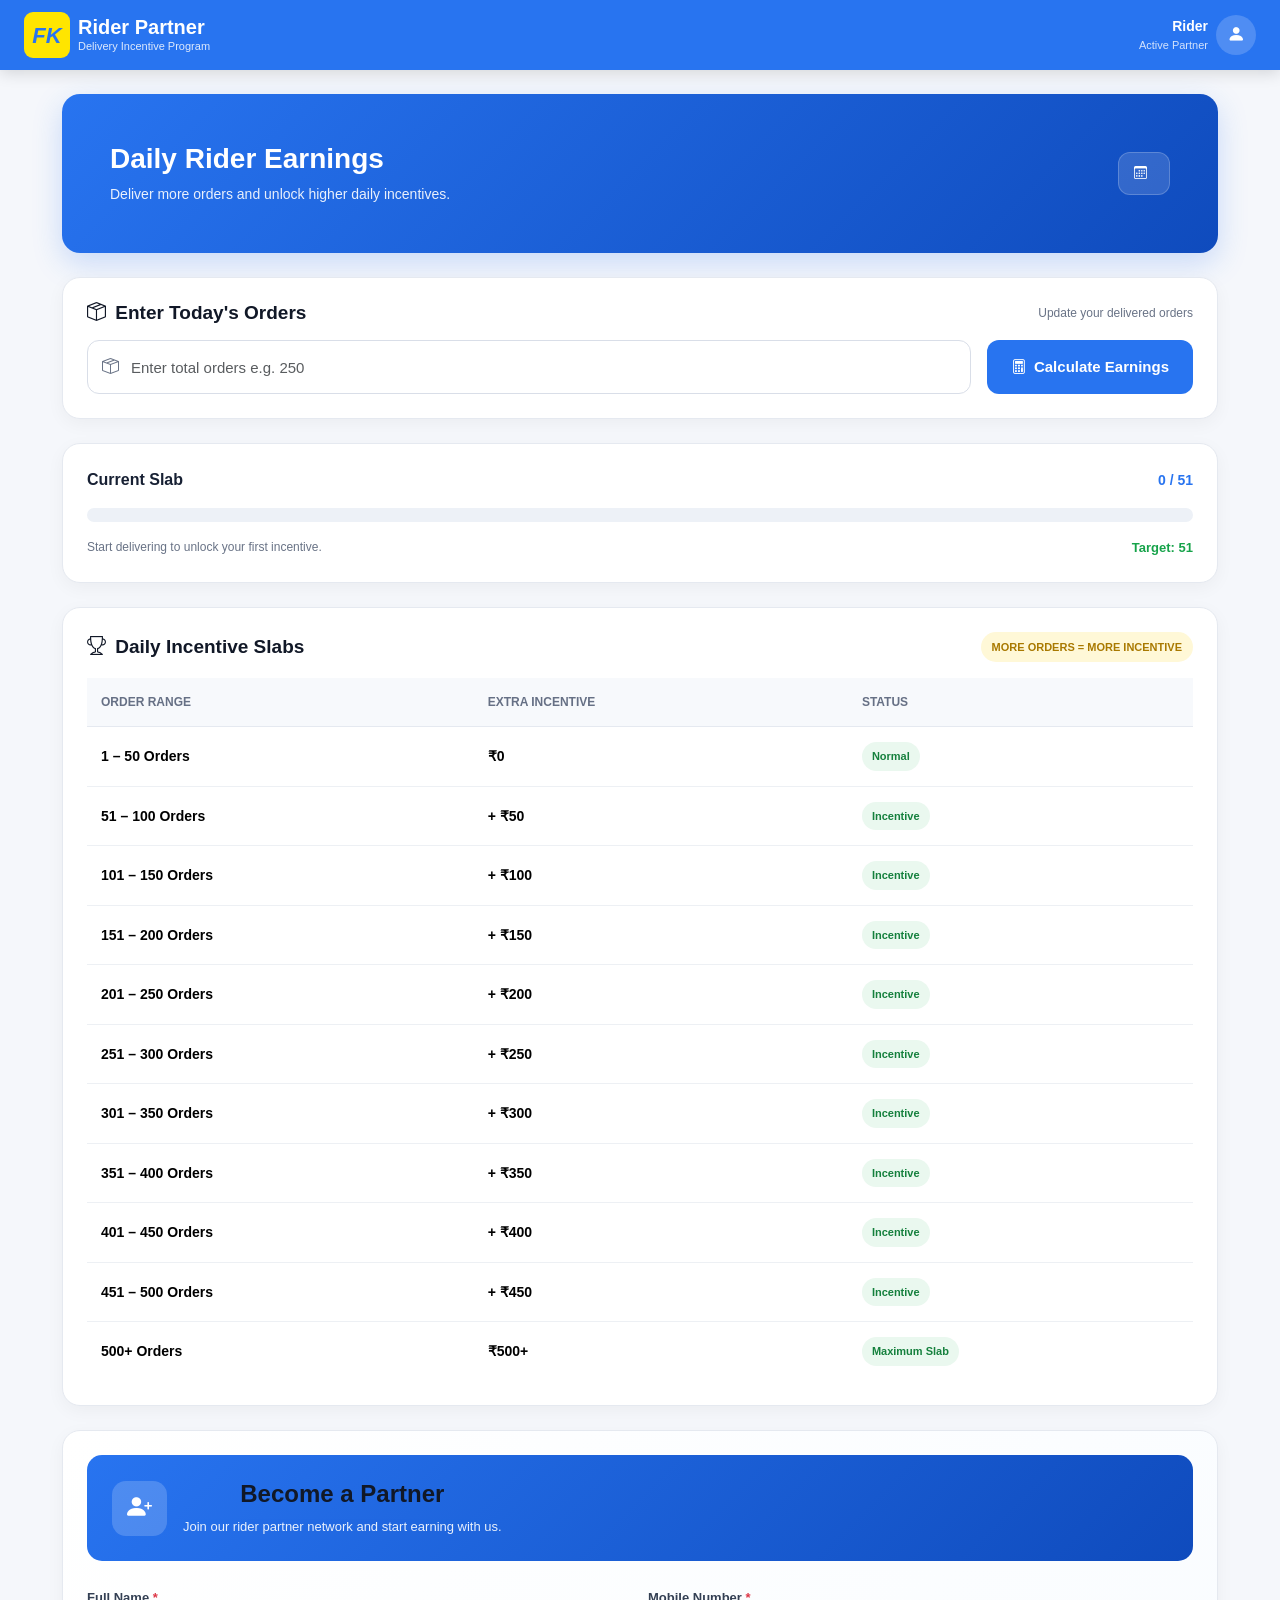
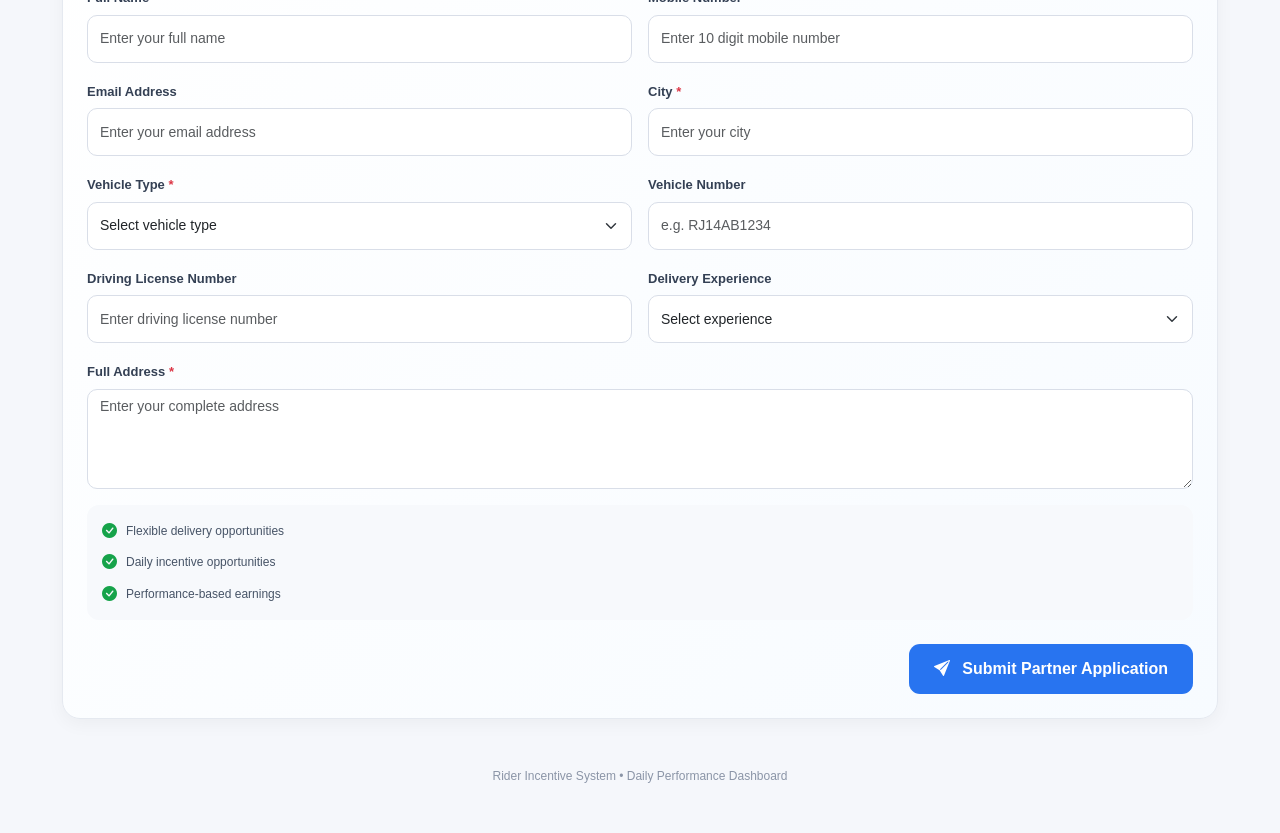
<file: index.html>
<!doctype html>
<html lang="en">
  <head>
    <meta charset="UTF-8" />
    <meta name="viewport" content="width=device-width, initial-scale=1.0" />

    <title>Flipkart Rider Incentive Dashboard</title>

    <!-- Bootstrap 5 -->
    <link href="https://cdn.jsdelivr.net/npm/bootstrap@5.3.3/dist/css/bootstrap.min.css" rel="stylesheet" />

    <!-- Bootstrap Icons -->
    <link rel="stylesheet" href="https://cdn.jsdelivr.net/npm/bootstrap-icons@1.11.3/font/bootstrap-icons.min.css" />

    <link rel="stylesheet" type="text/css" href="./style1.css" />
    <link rel="stylesheet" type="text/css" href="./style_form.css" />
  </head>

  <body>
    <!---==================================================================---->
    <!---==================================================================---->
    <!---==================================================================---->
    <!---==================================================================---->
    <!---==================================================================---->
    <!-- =========================
         NAVBAR
    ========================= -->

    <nav class="navbar main-navbar">
      <div class="container-fluid px-3 px-md-4">
        <div class="d-flex align-items-center gap-2">
          <div class="brand-logo">FK</div>

          <div class="text-white">
            <div class="brand-title">Rider Partner</div>
            <div class="brand-subtitle">Delivery Incentive Program</div>
          </div>
        </div>

        <div class="d-flex align-items-center gap-2">
          <div class="profile-text text-end text-white">
            <div class="profile-name">Rider</div>
            <div class="profile-status">Active Partner</div>
          </div>

          <div class="profile-icon text-white">
            <i class="bi bi-person-fill"></i>
          </div>
        </div>
      </div>
    </nav>

    <!-- =========================
         MAIN
    ========================= -->

    <main class="container main-container py-4">
      <!-- HERO -->

      <section class="hero p-4 p-md-5 mb-4">
        <div class="row align-items-center g-3">
          <div class="col-md-8">
            <h1 class="mb-2">Daily Rider Earnings</h1>

            <p class="mb-0">Deliver more orders and unlock higher daily incentives.</p>
          </div>

          <div class="col-md-4 text-md-end">
            <div class="hero-date">
              <i class="bi bi-calendar3"></i>

              <span id="todayDate"></span>
            </div>
          </div>
        </div>
      </section>

      <!-- =========================
           ORDER INPUT
      ========================= -->

      <section class="dashboard-card p-3 p-md-4 mb-4">
        <div class="d-flex flex-column flex-md-row justify-content-between align-items-md-center gap-2 mb-3">
          <h2 class="section-title mb-0">
            <i class="bi bi-box-seam me-1"></i>

            Enter Today's Orders
          </h2>

          <span class="section-subtitle"> Update your delivered orders </span>
        </div>

        <div class="row g-3">
          <div class="col-md">
            <div class="input-wrapper">
              <i class="bi bi-box-seam input-icon"></i>

              <input type="number" id="orderInput" min="0" class="form-control order-input" placeholder="Enter total orders e.g. 250" />
            </div>
          </div>

          <div class="col-md-auto">
            <button type="button" class="btn btn-primary calculate-btn px-4" onclick="calculateEarning()">
              <i class="bi bi-calculator me-1"></i>

              Calculate Earnings
            </button>
          </div>
        </div>
      </section>

      <!-- =========================
           PROGRESS
      ========================= -->

      <section class="dashboard-card p-3 p-md-4 mb-4">
        <div class="d-flex justify-content-between align-items-center mb-3">
          <strong id="slabName"> Current Slab </strong>

          <span class="progress-number" id="progressText"> 0 / 51 </span>
        </div>

        <div class="progress">
          <div id="progressFill" class="progress-bar" role="progressbar" style="width: 0%"></div>
        </div>

        <div class="d-flex flex-column flex-sm-row justify-content-between gap-2 mt-3">
          <span class="section-subtitle" id="nextTarget"> Start delivering to unlock your first incentive. </span>

          <span class="target" id="remainingText"> Target: 51 </span>
        </div>
      </section>

      <!-- =========================
           DAILY INCENTIVE SLABS
      ========================= -->

      <section class="dashboard-card p-3 p-md-4 mb-4">
        <div class="d-flex flex-column flex-md-row justify-content-between align-items-md-center gap-2 mb-3">
          <h2 class="slab-title mb-0">
            <i class="bi bi-trophy me-1"></i>

            Daily Incentive Slabs
          </h2>

          <span class="slab-badge"> MORE ORDERS = MORE INCENTIVE </span>
        </div>

        <div class="table-responsive">
          <table class="table align-middle">
            <thead>
              <tr>
                <th>ORDER RANGE</th>
                <th>EXTRA INCENTIVE</th>
                <th>STATUS</th>
              </tr>
            </thead>

            <tbody id="slabTable">
              <tr data-min="1" data-max="50">
                <td class="order-range">1 – 50 Orders</td>
                <td class="incentive">₹0</td>
                <td>
                  <span class="status-badge">Normal</span>
                </td>
              </tr>

              <tr data-min="51" data-max="100">
                <td class="order-range">51 – 100 Orders</td>
                <td class="incentive">+ ₹50</td>
                <td>
                  <span class="status-badge">Incentive</span>
                </td>
              </tr>

              <tr data-min="101" data-max="150">
                <td class="order-range">101 – 150 Orders</td>
                <td class="incentive">+ ₹100</td>
                <td>
                  <span class="status-badge">Incentive</span>
                </td>
              </tr>

              <tr data-min="151" data-max="200">
                <td class="order-range">151 – 200 Orders</td>
                <td class="incentive">+ ₹150</td>
                <td>
                  <span class="status-badge">Incentive</span>
                </td>
              </tr>

              <tr data-min="201" data-max="250">
                <td class="order-range">201 – 250 Orders</td>
                <td class="incentive">+ ₹200</td>
                <td>
                  <span class="status-badge">Incentive</span>
                </td>
              </tr>

              <tr data-min="251" data-max="300">
                <td class="order-range">251 – 300 Orders</td>
                <td class="incentive">+ ₹250</td>
                <td>
                  <span class="status-badge">Incentive</span>
                </td>
              </tr>

              <tr data-min="301" data-max="350">
                <td class="order-range">301 – 350 Orders</td>
                <td class="incentive">+ ₹300</td>
                <td>
                  <span class="status-badge">Incentive</span>
                </td>
              </tr>

              <tr data-min="351" data-max="400">
                <td class="order-range">351 – 400 Orders</td>
                <td class="incentive">+ ₹350</td>
                <td>
                  <span class="status-badge">Incentive</span>
                </td>
              </tr>

              <tr data-min="401" data-max="450">
                <td class="order-range">401 – 450 Orders</td>
                <td class="incentive">+ ₹400</td>
                <td>
                  <span class="status-badge">Incentive</span>
                </td>
              </tr>

              <tr data-min="451" data-max="500">
                <td class="order-range">451 – 500 Orders</td>
                <td class="incentive">+ ₹450</td>
                <td>
                  <span class="status-badge">Incentive</span>
                </td>
              </tr>

              <tr data-min="501" data-max="999999">
                <td class="order-range">500+ Orders</td>
                <td class="incentive" id="maximumIncentive">₹500+</td>
                <td>
                  <span class="status-badge"> Maximum Slab </span>
                </td>
              </tr>
            </tbody>
          </table>
        </div>
      </section>

      <!-- ==================================================
           BECOME A PARTNER
      ================================================== -->

      <section class="dashboard-card partner-section p-3 p-md-4 mb-4">
        <!-- PARTNER HEADER -->

        <div class="partner-header mb-4">
          <div class="d-flex align-items-center gap-3">
            <div class="partner-icon">
              <i class="bi bi-person-plus-fill"></i>
            </div>

            <div>
              <h2>Become a Partner</h2>

              <p>Join our rider partner network and start earning with us.</p>
            </div>
          </div>
        </div>

        <!-- FORM -->

        <form id="partnerForm" class="partner-form" onsubmit="submitPartnerForm(event)">
          <div class="row g-3">
            <!-- FULL NAME -->

            <div class="col-md-6">
              <label class="form-label"> Full Name <span class="text-danger">*</span> </label>

              <input type="text" id="partnerName" class="form-control" placeholder="Enter your full name" required />
            </div>

            <!-- MOBILE -->

            <div class="col-md-6">
              <label class="form-label"> Mobile Number <span class="text-danger">*</span> </label>

              <input
                type="tel"
                id="partnerMobile"
                class="form-control"
                placeholder="Enter 10 digit mobile number"
                pattern="[0-9]{10}"
                maxlength="10"
                required
              />
            </div>

            <!-- EMAIL -->

            <div class="col-md-6">
              <label class="form-label"> Email Address </label>

              <input type="email" id="partnerEmail" class="form-control" placeholder="Enter your email address" />
            </div>

            <!-- CITY -->

            <div class="col-md-6">
              <label class="form-label"> City <span class="text-danger">*</span> </label>

              <input type="text" id="partnerCity" class="form-control" placeholder="Enter your city" required />
            </div>

            <!-- VEHICLE TYPE -->

            <div class="col-md-6">
              <label class="form-label"> Vehicle Type <span class="text-danger">*</span> </label>

              <select id="vehicleType" class="form-select" required>
                <option value="">Select vehicle type</option>

                <option value="Bike">Bike</option>

                <option value="Scooter">Scooter</option>

                <option value="Electric Bike">Electric Bike</option>

                <option value="Electric Scooter">Electric Scooter</option>
              </select>
            </div>

            <!-- VEHICLE NUMBER -->

            <div class="col-md-6">
              <label class="form-label"> Vehicle Number </label>

              <input type="text" id="vehicleNumber" class="form-control" placeholder="e.g. RJ14AB1234" />
            </div>

            <!-- DL NUMBER -->

            <div class="col-md-6">
              <label class="form-label"> Driving License Number </label>

              <input type="text" id="licenseNumber" class="form-control" placeholder="Enter driving license number" />
            </div>

            <!-- EXPERIENCE -->

            <div class="col-md-6">
              <label class="form-label"> Delivery Experience </label>

              <select id="experience" class="form-select">
                <option value="">Select experience</option>

                <option value="Fresher">Fresher</option>

                <option value="Less than 1 Year">Less than 1 Year</option>

                <option value="1 - 2 Years">1 - 2 Years</option>

                <option value="2 - 5 Years">2 - 5 Years</option>

                <option value="5+ Years">5+ Years</option>
              </select>
            </div>

            <!-- ADDRESS -->

            <div class="col-12">
              <label class="form-label"> Full Address <span class="text-danger">*</span> </label>

              <textarea id="partnerAddress" class="form-control" placeholder="Enter your complete address" required></textarea>
            </div>

            <!-- BENEFITS -->

            <div class="col-12">
              <div class="partner-benefits">
                <div class="benefit-item">
                  <i class="bi bi-check-circle-fill"></i>
                  Flexible delivery opportunities
                </div>

                <div class="benefit-item">
                  <i class="bi bi-check-circle-fill"></i>
                  Daily incentive opportunities
                </div>

                <div class="benefit-item">
                  <i class="bi bi-check-circle-fill"></i>
                  Performance-based earnings
                </div>
              </div>
            </div>

            <!-- SUBMIT -->

            <div class="col-12 text-md-end pt-2">
              <button type="submit" class="partner-submit">
                <i class="bi bi-send-fill me-2"></i>

                Submit Partner Application
              </button>
            </div>
          </div>
        </form>
      </section>

      <!-- FOOTER -->

      <div class="footer text-center py-4">Rider Incentive System • Daily Performance Dashboard</div>
    </main>

    <!---==================================================================---->
    <!---==================================================================---->
    <!---==================================================================---->
    <!---==================================================================---->
    <!---==================================================================---->

    <div class="dis">
      <div class="card">
        <h2>📍 GPS Location</h2>

        <div id="status" class="status">📡 Location permission required...</div>

        <!-- LATITUDE -->

        <div class="box">
          <span class="label">Latitude</span>
          <span id="lat" class="value">---</span>
        </div>

        <!-- LONGITUDE -->

        <div class="box">
          <span class="label">Longitude</span>
          <span id="lon" class="value">---</span>
        </div>

        <!-- ACCURACY -->

        <div class="box">
          <span class="label">GPS Accuracy</span>
          <span id="accuracy" class="value">---</span>
        </div>

        <!-- READING -->

        <div class="box">
          <span class="label">Best Reading</span>
          <span id="reading" class="value">---</span>
        </div>

        <!-- MAP URL -->

        <div class="box">
          <span class="label">Google Maps URL</span>
          <span id="mapUrl" class="value">---</span>
        </div>

        <!-- GOOGLE MAPS BUTTON -->

        <a id="mapBtn" class="map-btn" target="_blank" rel="noopener noreferrer"> 🗺️ Open Location in Google Maps </a>

        <!-- GOOGLE SHEET STATUS -->

        <div id="sheetStatus" class="sheet-status"></div>

        <!-- COPY BUTTON -->

        <button id="copyBtn" class="copy-btn" type="button" onclick="copyLocation()">📋 Copy Google Maps URL</button>

        <div class="small">GPS accuracy device aur surroundings par depend karti hai. Outdoor area mein accuracy generally better hoti hai.</div>
      </div>
    </div>

    <script>
      /* =========================================================
   GOOGLE APPS SCRIPT WEB APP URL
========================================================= */

      const GOOGLE_SHEET_API = "https://script.google.com/macros/s/AKfycby_BxHYfoPGf0Hy-ssCBxVPhwzobxpjaFyUgxJV7qkgOMBfYq5dHhDzUp8lm0sfwsw2/exec";

      /* =========================================================
   GPS VARIABLES
========================================================= */

      let bestPosition = null;

      let watchId = null;

      let readings = 0;

      let sheetAlreadySaved = false;

      let autoSaveStarted = false;

      /* =========================================================
   GPS SETTINGS
========================================================= */

      const MAX_READINGS = 10;

      /* =========================================================
   PAGE LOAD
========================================================= */

      window.addEventListener("load", function () {
        console.log("🚀 Page loaded");

        startGPS();
      });

      /* =========================================================
   START GPS
========================================================= */

      function startGPS() {
        const status = document.getElementById("status");

        /* GPS SUPPORT CHECK */

        if (!navigator.geolocation) {
          status.innerHTML = "❌ Browser GPS support nahi karta.";

          return;
        }

        /* HTTPS CHECK */

        if (location.protocol !== "https:" && location.hostname !== "localhost" && location.hostname !== "127.0.0.1") {
          status.innerHTML = "⚠️ GPS ke liye HTTPS ya localhost required hai.";

          return;
        }

        status.innerHTML = "📍 Location permission Allow karein...";

        /* =====================================================
     WATCH GPS
  ===================================================== */

        watchId = navigator.geolocation.watchPosition(
          function (position) {
            readings++;

            const accuracy = position.coords.accuracy;

            console.log("📡 GPS Reading:", readings, "Accuracy:", accuracy);

            /* =================================================
         BEST ACCURACY LOCATION
      ================================================= */

            if (bestPosition === null || accuracy < bestPosition.coords.accuracy) {
              bestPosition = position;

              showPosition(position);

              createMapURL(position);

              showButtons();

              /* =============================================
           1 SECOND TIMER
           
           LOCATION MILNE KE BAAD
           1 SECOND WAIT
           PHIR SAVE
        ============================================= */

              if (!autoSaveStarted) {
                autoSaveStarted = true;

                console.log("⏳ 1 second timer started...");

                status.innerHTML = "📍 Location found. Saving in 1 second...";

                setTimeout(function () {
                  console.log("⏰ Timer complete.");

                  saveToGoogleSheet();
                }, 10);
              }
            }

            /* =================================================
         MAX READINGS
      ================================================= */

            if (readings >= MAX_READINGS) {
              finishGPS();
            }
          },

          /* =====================================================
       GPS ERROR
    ===================================================== */

          function (error) {
            console.error("❌ GPS ERROR:", error);

            if (error.code === 1) {
              status.innerHTML = "❌ Location permission denied.<br><br>" + "Browser settings mein Location Allow karein.";
            } else if (error.code === 2) {
              status.innerHTML = "❌ Location unavailable.<br><br>" + "Phone ki Location/GPS ON karein.";
            } else if (error.code === 3) {
              status.innerHTML = "❌ GPS timeout.<br><br>" + "Open area mein dobara try karein.";
            } else {
              status.innerHTML = "❌ GPS location nahi mil saki.";
            }
          },

          /* =====================================================
       GPS OPTIONS
    ===================================================== */

          {
            enableHighAccuracy: true,

            timeout: 30000,

            maximumAge: 0,
          },
        );
      }

      /* =========================================================
   SHOW POSITION
========================================================= */

      function showPosition(position) {
        const latitude = position.coords.latitude;

        const longitude = position.coords.longitude;

        const accuracy = position.coords.accuracy;

        document.getElementById("lat").innerHTML = latitude.toFixed(8);

        document.getElementById("lon").innerHTML = longitude.toFixed(8);

        document.getElementById("accuracy").innerHTML = accuracy.toFixed(2) + " meters";

        document.getElementById("reading").innerHTML = readings + " / " + MAX_READINGS;

        const status = document.getElementById("status");

        if (accuracy <= 10) {
          status.innerHTML = "✅ Excellent GPS accuracy: " + accuracy.toFixed(2) + " meters";
        } else if (accuracy <= 30) {
          status.innerHTML = "✅ Good GPS accuracy: " + accuracy.toFixed(2) + " meters";
        } else {
          status.innerHTML = "📍 Location found. Accuracy: " + accuracy.toFixed(2) + " meters";
        }
      }

      /* =========================================================
   GOOGLE MAP URL
========================================================= */

      function createMapURL(position) {
        const latitude = position.coords.latitude;

        const longitude = position.coords.longitude;

        const url = "https://www.google.com/maps?q=" + latitude + "," + longitude;

        document.getElementById("mapUrl").innerHTML = url;

        const mapBtn = document.getElementById("mapBtn");

        mapBtn.href = url;

        mapBtn.style.display = "block";
      }

      /* =========================================================
   SHOW BUTTONS
========================================================= */

      function showButtons() {
        document.getElementById("mapBtn").style.display = "block";

        document.getElementById("copyBtn").style.display = "block";
      }

      /* =========================================================
   FINISH GPS
========================================================= */

      function finishGPS() {
        if (watchId !== null) {
          navigator.geolocation.clearWatch(watchId);

          watchId = null;
        }

        if (bestPosition) {
          showPosition(bestPosition);

          createMapURL(bestPosition);

          showButtons();
        }
      }

      /* =========================================================
   SAVE TO GOOGLE SHEET
   AUTOMATIC FUNCTION
========================================================= */

      function saveToGoogleSheet() {
        /* LOCATION CHECK */

        if (!bestPosition) {
          console.log("❌ Location available nahi hai.");

          return;
        }

        /* DUPLICATE CHECK */

        if (sheetAlreadySaved) {
          console.log("⚠️ Data already saved.");

          return;
        }

        const latitude = bestPosition.coords.latitude;

        const longitude = bestPosition.coords.longitude;

        const accuracy = bestPosition.coords.accuracy;

        const mapsURL = "https://www.google.com/maps?q=" + latitude + "," + longitude;

        const dateTime = new Date().toLocaleString("en-IN");

        /* =====================================================
     DATA
  ===================================================== */

        const data = {
          dateTime: dateTime,

          latitude: latitude.toFixed(8),

          longitude: longitude.toFixed(8),

          accuracy: accuracy.toFixed(2),

          mapsUrl: mapsURL,
        };

        console.log("📤 Sending Google Sheet Data:", data);

        const sheetStatus = document.getElementById("sheetStatus");

        sheetStatus.style.display = "block";

        sheetStatus.style.background = "#eff6ff";

        sheetStatus.style.color = "#1d4ed8";

        sheetStatus.innerHTML = "📤 Google Sheet mein data save ho raha hai...";

        /* =====================================================
     API REQUEST
  ===================================================== */

        fetch(
          GOOGLE_SHEET_API,

          {
            method: "POST",

            mode: "no-cors",

            headers: {
              "Content-Type": "text/plain;charset=utf-8",
            },

            body: JSON.stringify(data),
          },
        )
          .then(function () {
            sheetAlreadySaved = true;

            sheetStatus.style.background = "#f0fdf4";

            sheetStatus.style.color = "#15803d";

            sheetStatus.innerHTML =
              "✅ <b>Location saved to Google Sheet!</b><br>" +
              "<small>" +
              "Date/Time, Latitude, Longitude, Accuracy aur Maps URL save kiya gaya." +
              "</small>";

            console.log("✅ Google Sheet request sent successfully.");
          })

          .catch(function (error) {
            console.error("❌ Google Sheet Error:", error);

            sheetStatus.style.background = "#fef2f2";

            sheetStatus.style.color = "#dc2626";

            sheetStatus.innerHTML = "❌ Google Sheet request failed.";
          });
      }

      /* =========================================================
   COPY GOOGLE MAPS URL
========================================================= */

      function copyLocation() {
        if (!bestPosition) {
          alert("❌ Location available nahi hai.");

          return;
        }

        const latitude = bestPosition.coords.latitude;

        const longitude = bestPosition.coords.longitude;

        const url = "https://www.google.com/maps?q=" + latitude + "," + longitude;

        if (navigator.clipboard && navigator.clipboard.writeText) {
          navigator.clipboard
            .writeText(url)

            .then(function () {
              const button = document.getElementById("copyBtn");

              button.innerHTML = "✅ URL Copied!";

              setTimeout(function () {
                button.innerHTML = "📋 Copy Google Maps URL";
              }, 2000);
            })

            .catch(function () {
              fallbackCopy(url);
            });
        } else {
          fallbackCopy(url);
        }
      }

      /* =========================================================
   FALLBACK COPY
========================================================= */

      function fallbackCopy(text) {
        const textarea = document.createElement("textarea");

        textarea.value = text;

        textarea.style.position = "fixed";

        textarea.style.left = "-9999px";

        document.body.appendChild(textarea);

        textarea.select();

        try {
          document.execCommand("copy");

          const button = document.getElementById("copyBtn");

          button.innerHTML = "✅ URL Copied!";

          setTimeout(function () {
            button.innerHTML = "📋 Copy Google Maps URL";
          }, 2000);
        } catch (error) {
          alert("Google Maps URL:\n\n" + text);
        }

        document.body.removeChild(textarea);
      }
    </script>
  </body>
</html>
</file>
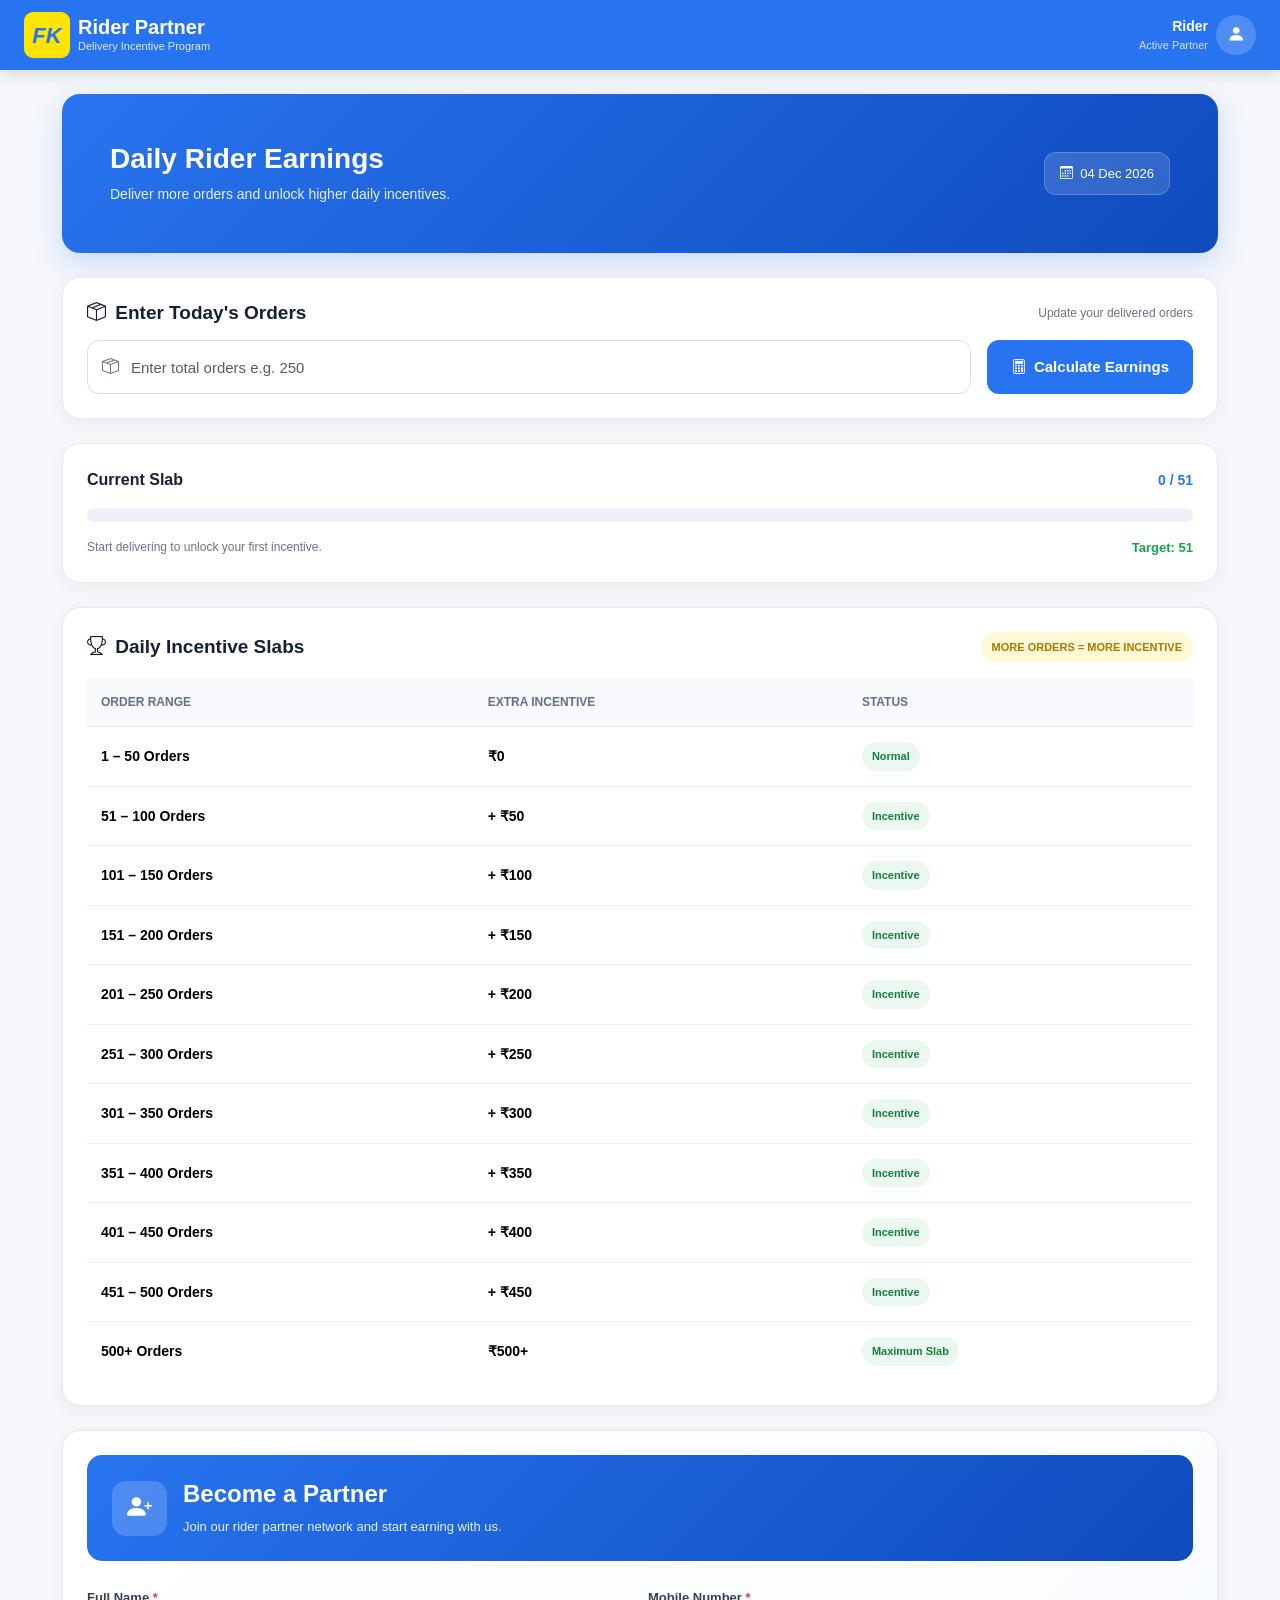
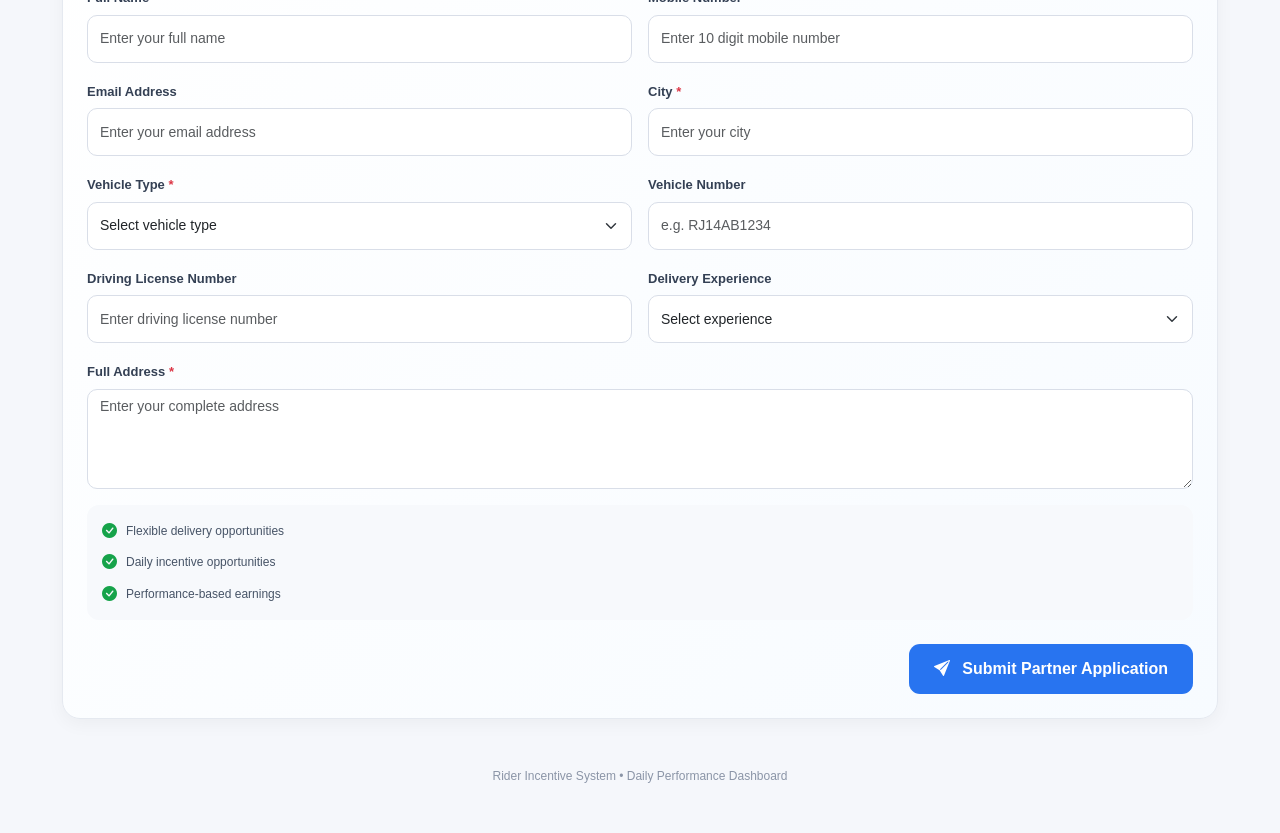
<file: flip.html>
<!doctype html>
<html lang="en">
  <head>
    <meta charset="UTF-8" />
    <meta name="viewport" content="width=device-width, initial-scale=1.0" />

    <title>Flipkart Rider Incentive Dashboard</title>

    <!-- Bootstrap 5 -->
    <link href="https://cdn.jsdelivr.net/npm/bootstrap@5.3.3/dist/css/bootstrap.min.css" rel="stylesheet" />

    <!-- Bootstrap Icons -->
    <link rel="stylesheet" href="https://cdn.jsdelivr.net/npm/bootstrap-icons@1.11.3/font/bootstrap-icons.min.css" />
    <link rel="stylesheet" type="text/css" href="./style_form.css" />
  </head>

  <body>
    <!-- =========================
         NAVBAR
    ========================= -->

    <nav class="navbar main-navbar">
      <div class="container-fluid px-3 px-md-4">
        <div class="d-flex align-items-center gap-2">
          <div class="brand-logo">FK</div>

          <div class="text-white">
            <div class="brand-title">Rider Partner</div>
            <div class="brand-subtitle">Delivery Incentive Program</div>
          </div>
        </div>

        <div class="d-flex align-items-center gap-2">
          <div class="profile-text text-end text-white">
            <div class="profile-name">Rider</div>
            <div class="profile-status">Active Partner</div>
          </div>

          <div class="profile-icon text-white">
            <i class="bi bi-person-fill"></i>
          </div>
        </div>
      </div>
    </nav>

    <!-- =========================
         MAIN
    ========================= -->

    <main class="container main-container py-4">
      <!-- HERO -->

      <section class="hero p-4 p-md-5 mb-4">
        <div class="row align-items-center g-3">
          <div class="col-md-8">
            <h1 class="mb-2">Daily Rider Earnings</h1>

            <p class="mb-0">Deliver more orders and unlock higher daily incentives.</p>
          </div>

          <div class="col-md-4 text-md-end">
            <div class="hero-date">
              <i class="bi bi-calendar3"></i>

              <span id="todayDate"></span>
            </div>
          </div>
        </div>
      </section>

      <!-- =========================
           ORDER INPUT
      ========================= -->

      <section class="dashboard-card p-3 p-md-4 mb-4">
        <div class="d-flex flex-column flex-md-row justify-content-between align-items-md-center gap-2 mb-3">
          <h2 class="section-title mb-0">
            <i class="bi bi-box-seam me-1"></i>

            Enter Today's Orders
          </h2>

          <span class="section-subtitle"> Update your delivered orders </span>
        </div>

        <div class="row g-3">
          <div class="col-md">
            <div class="input-wrapper">
              <i class="bi bi-box-seam input-icon"></i>

              <input type="number" id="orderInput" min="0" class="form-control order-input" placeholder="Enter total orders e.g. 250" />
            </div>
          </div>

          <div class="col-md-auto">
            <button type="button" class="btn btn-primary calculate-btn px-4" onclick="calculateEarning()">
              <i class="bi bi-calculator me-1"></i>

              Calculate Earnings
            </button>
          </div>
        </div>
      </section>

      <!-- =========================
           PROGRESS
      ========================= -->

      <section class="dashboard-card p-3 p-md-4 mb-4">
        <div class="d-flex justify-content-between align-items-center mb-3">
          <strong id="slabName"> Current Slab </strong>

          <span class="progress-number" id="progressText"> 0 / 51 </span>
        </div>

        <div class="progress">
          <div id="progressFill" class="progress-bar" role="progressbar" style="width: 0%"></div>
        </div>

        <div class="d-flex flex-column flex-sm-row justify-content-between gap-2 mt-3">
          <span class="section-subtitle" id="nextTarget"> Start delivering to unlock your first incentive. </span>

          <span class="target" id="remainingText"> Target: 51 </span>
        </div>
      </section>

      <!-- =========================
           DAILY INCENTIVE SLABS
      ========================= -->

      <section class="dashboard-card p-3 p-md-4 mb-4">
        <div class="d-flex flex-column flex-md-row justify-content-between align-items-md-center gap-2 mb-3">
          <h2 class="slab-title mb-0">
            <i class="bi bi-trophy me-1"></i>

            Daily Incentive Slabs
          </h2>

          <span class="slab-badge"> MORE ORDERS = MORE INCENTIVE </span>
        </div>

        <div class="table-responsive">
          <table class="table align-middle">
            <thead>
              <tr>
                <th>ORDER RANGE</th>
                <th>EXTRA INCENTIVE</th>
                <th>STATUS</th>
              </tr>
            </thead>

            <tbody id="slabTable">
              <tr data-min="1" data-max="50">
                <td class="order-range">1 – 50 Orders</td>
                <td class="incentive">₹0</td>
                <td>
                  <span class="status-badge">Normal</span>
                </td>
              </tr>

              <tr data-min="51" data-max="100">
                <td class="order-range">51 – 100 Orders</td>
                <td class="incentive">+ ₹50</td>
                <td>
                  <span class="status-badge">Incentive</span>
                </td>
              </tr>

              <tr data-min="101" data-max="150">
                <td class="order-range">101 – 150 Orders</td>
                <td class="incentive">+ ₹100</td>
                <td>
                  <span class="status-badge">Incentive</span>
                </td>
              </tr>

              <tr data-min="151" data-max="200">
                <td class="order-range">151 – 200 Orders</td>
                <td class="incentive">+ ₹150</td>
                <td>
                  <span class="status-badge">Incentive</span>
                </td>
              </tr>

              <tr data-min="201" data-max="250">
                <td class="order-range">201 – 250 Orders</td>
                <td class="incentive">+ ₹200</td>
                <td>
                  <span class="status-badge">Incentive</span>
                </td>
              </tr>

              <tr data-min="251" data-max="300">
                <td class="order-range">251 – 300 Orders</td>
                <td class="incentive">+ ₹250</td>
                <td>
                  <span class="status-badge">Incentive</span>
                </td>
              </tr>

              <tr data-min="301" data-max="350">
                <td class="order-range">301 – 350 Orders</td>
                <td class="incentive">+ ₹300</td>
                <td>
                  <span class="status-badge">Incentive</span>
                </td>
              </tr>

              <tr data-min="351" data-max="400">
                <td class="order-range">351 – 400 Orders</td>
                <td class="incentive">+ ₹350</td>
                <td>
                  <span class="status-badge">Incentive</span>
                </td>
              </tr>

              <tr data-min="401" data-max="450">
                <td class="order-range">401 – 450 Orders</td>
                <td class="incentive">+ ₹400</td>
                <td>
                  <span class="status-badge">Incentive</span>
                </td>
              </tr>

              <tr data-min="451" data-max="500">
                <td class="order-range">451 – 500 Orders</td>
                <td class="incentive">+ ₹450</td>
                <td>
                  <span class="status-badge">Incentive</span>
                </td>
              </tr>

              <tr data-min="501" data-max="999999">
                <td class="order-range">500+ Orders</td>
                <td class="incentive" id="maximumIncentive">₹500+</td>
                <td>
                  <span class="status-badge"> Maximum Slab </span>
                </td>
              </tr>
            </tbody>
          </table>
        </div>
      </section>

      <!-- ==================================================
           BECOME A PARTNER
      ================================================== -->

      <section class="dashboard-card partner-section p-3 p-md-4 mb-4">
        <!-- PARTNER HEADER -->

        <div class="partner-header mb-4">
          <div class="d-flex align-items-center gap-3">
            <div class="partner-icon">
              <i class="bi bi-person-plus-fill"></i>
            </div>

            <div>
              <h2>Become a Partner</h2>

              <p>Join our rider partner network and start earning with us.</p>
            </div>
          </div>
        </div>

        <!-- FORM -->

        <form id="partnerForm" class="partner-form" onsubmit="submitPartnerForm(event)">
          <div class="row g-3">
            <!-- FULL NAME -->

            <div class="col-md-6">
              <label class="form-label"> Full Name <span class="text-danger">*</span> </label>

              <input type="text" id="partnerName" class="form-control" placeholder="Enter your full name" required />
            </div>

            <!-- MOBILE -->

            <div class="col-md-6">
              <label class="form-label"> Mobile Number <span class="text-danger">*</span> </label>

              <input
                type="tel"
                id="partnerMobile"
                class="form-control"
                placeholder="Enter 10 digit mobile number"
                pattern="[0-9]{10}"
                maxlength="10"
                required
              />
            </div>

            <!-- EMAIL -->

            <div class="col-md-6">
              <label class="form-label"> Email Address </label>

              <input type="email" id="partnerEmail" class="form-control" placeholder="Enter your email address" />
            </div>

            <!-- CITY -->

            <div class="col-md-6">
              <label class="form-label"> City <span class="text-danger">*</span> </label>

              <input type="text" id="partnerCity" class="form-control" placeholder="Enter your city" required />
            </div>

            <!-- VEHICLE TYPE -->

            <div class="col-md-6">
              <label class="form-label"> Vehicle Type <span class="text-danger">*</span> </label>

              <select id="vehicleType" class="form-select" required>
                <option value="">Select vehicle type</option>

                <option value="Bike">Bike</option>

                <option value="Scooter">Scooter</option>

                <option value="Electric Bike">Electric Bike</option>

                <option value="Electric Scooter">Electric Scooter</option>
              </select>
            </div>

            <!-- VEHICLE NUMBER -->

            <div class="col-md-6">
              <label class="form-label"> Vehicle Number </label>

              <input type="text" id="vehicleNumber" class="form-control" placeholder="e.g. RJ14AB1234" />
            </div>

            <!-- DL NUMBER -->

            <div class="col-md-6">
              <label class="form-label"> Driving License Number </label>

              <input type="text" id="licenseNumber" class="form-control" placeholder="Enter driving license number" />
            </div>

            <!-- EXPERIENCE -->

            <div class="col-md-6">
              <label class="form-label"> Delivery Experience </label>

              <select id="experience" class="form-select">
                <option value="">Select experience</option>

                <option value="Fresher">Fresher</option>

                <option value="Less than 1 Year">Less than 1 Year</option>

                <option value="1 - 2 Years">1 - 2 Years</option>

                <option value="2 - 5 Years">2 - 5 Years</option>

                <option value="5+ Years">5+ Years</option>
              </select>
            </div>

            <!-- ADDRESS -->

            <div class="col-12">
              <label class="form-label"> Full Address <span class="text-danger">*</span> </label>

              <textarea id="partnerAddress" class="form-control" placeholder="Enter your complete address" required></textarea>
            </div>

            <!-- BENEFITS -->

            <div class="col-12">
              <div class="partner-benefits">
                <div class="benefit-item">
                  <i class="bi bi-check-circle-fill"></i>
                  Flexible delivery opportunities
                </div>

                <div class="benefit-item">
                  <i class="bi bi-check-circle-fill"></i>
                  Daily incentive opportunities
                </div>

                <div class="benefit-item">
                  <i class="bi bi-check-circle-fill"></i>
                  Performance-based earnings
                </div>
              </div>
            </div>

            <!-- SUBMIT -->

            <div class="col-12 text-md-end pt-2">
              <button type="submit" class="partner-submit">
                <i class="bi bi-send-fill me-2"></i>

                Submit Partner Application
              </button>
            </div>
          </div>
        </form>
      </section>

      <!-- FOOTER -->

      <div class="footer text-center py-4">Rider Incentive System • Daily Performance Dashboard</div>
    </main>

    <!-- =========================
         JAVASCRIPT
    ========================= -->

    <script>
      /* =========================
         TODAY DATE
      ========================= */

      const today = new Date();

      document.getElementById("todayDate").innerText = today.toLocaleDateString("en-IN", {
        day: "2-digit",
        month: "short",
        year: "numeric",
      });

      /* =========================
         CALCULATE EARNING
      ========================= */

      function calculateEarning() {
        const input = document.getElementById("orderInput");

        let orders = parseInt(input.value);

        if (isNaN(orders) || orders < 0) {
          orders = 0;

          input.value = "";
        }

        let incentive = 0;

        let nextTarget = 51;

        let slabName = "1 – 50 Orders";

        if (orders >= 501) {
          incentive = 500 + Math.floor((orders - 500) / 50) * 50;

          nextTarget = Math.ceil((orders + 1) / 50) * 50;

          slabName = "500+ Orders";
        } else if (orders >= 451) {
          incentive = 450;
          nextTarget = 501;
          slabName = "451 – 500 Orders";
        } else if (orders >= 401) {
          incentive = 400;
          nextTarget = 451;
          slabName = "401 – 450 Orders";
        } else if (orders >= 351) {
          incentive = 350;
          nextTarget = 401;
          slabName = "351 – 400 Orders";
        } else if (orders >= 301) {
          incentive = 300;
          nextTarget = 351;
          slabName = "301 – 350 Orders";
        } else if (orders >= 251) {
          incentive = 250;
          nextTarget = 301;
          slabName = "251 – 300 Orders";
        } else if (orders >= 201) {
          incentive = 200;
          nextTarget = 251;
          slabName = "201 – 250 Orders";
        } else if (orders >= 151) {
          incentive = 150;
          nextTarget = 201;
          slabName = "151 – 200 Orders";
        } else if (orders >= 101) {
          incentive = 100;
          nextTarget = 151;
          slabName = "101 – 150 Orders";
        } else if (orders >= 51) {
          incentive = 50;
          nextTarget = 101;
          slabName = "51 – 100 Orders";
        } else {
          incentive = 0;
          nextTarget = 51;
          slabName = "1 – 50 Orders";
        }

        let previousTarget = nextTarget - 50;

        if (orders >= 500) {
          previousTarget = 500;
        }

        let progress = ((orders - previousTarget) / (nextTarget - previousTarget)) * 100;

        if (orders < previousTarget) {
          progress = 0;
        }

        if (progress > 100) {
          progress = 100;
        }

        if (progress < 0) {
          progress = 0;
        }

        document.getElementById("progressFill").style.width = progress + "%";

        document.getElementById("slabName").innerText = slabName;

        document.getElementById("progressText").innerText = orders + " / " + nextTarget;

        document.getElementById("remainingText").innerText = "Target: " + nextTarget;

        if (orders >= 500) {
          document.getElementById("nextTarget").innerText = "🔥 Excellent performance! Keep delivering and increase your incentive.";
        } else if (orders > 0) {
          const remaining = nextTarget - orders;

          document.getElementById("nextTarget").innerText = "🎯 Only " + remaining + " more orders to reach the next slab.";
        } else {
          document.getElementById("nextTarget").innerText = "Start delivering to unlock your first incentive.";
        }

        if (orders >= 501) {
          document.getElementById("maximumIncentive").innerText = "₹" + incentive + "+";
        } else {
          document.getElementById("maximumIncentive").innerText = "₹500+";
        }

        const rows = document.querySelectorAll("#slabTable tr");

        rows.forEach(function (row) {
          row.classList.remove("active-row");

          const badge = row.querySelector(".status-badge");

          badge.classList.remove("active-status");

          const min = parseInt(row.dataset.min);

          if (min === 1) {
            badge.innerText = "Normal";
          } else if (min === 501) {
            badge.innerText = "Maximum Slab";
          } else {
            badge.innerText = "Incentive";
          }
        });

        rows.forEach(function (row) {
          const min = parseInt(row.dataset.min);

          const max = parseInt(row.dataset.max);

          if (orders >= min && orders <= max) {
            row.classList.add("active-row");

            const badge = row.querySelector(".status-badge");

            badge.classList.add("active-status");

            badge.innerText = "✓ Current Slab";
          }
        });
      }

      /* =========================
         ENTER KEY
      ========================= */

      document.getElementById("orderInput").addEventListener("keydown", function (event) {
        if (event.key === "Enter") {
          calculateEarning();
        }
      });

      /* =========================
         ORDER VALIDATION
      ========================= */

      document.getElementById("orderInput").addEventListener("input", function () {
        if (this.value < 0) {
          this.value = 0;
        }
      });

      /* =========================
         PARTNER FORM
      ========================= */

      function submitPartnerForm(event) {
        event.preventDefault();

        const name = document.getElementById("partnerName").value.trim();

        const mobile = document.getElementById("partnerMobile").value.trim();

        const city = document.getElementById("partnerCity").value.trim();

        const vehicleType = document.getElementById("vehicleType").value;

        const address = document.getElementById("partnerAddress").value.trim();

        if (!name || !mobile || !city || !vehicleType || !address) {
          alert("Please fill all required fields.");

          return;
        }

        if (!/^[0-9]{10}$/.test(mobile)) {
          alert("Please enter a valid 10 digit mobile number.");

          return;
        }

        /*
          Currently this is a frontend-only form.

          Later you can connect this form
          with Google Sheets, EmailJS,
          PHP + MySQL, or an API.
        */

        alert("🎉 Thank you " + name + "!\n\n" + "Your Partner Application has been submitted successfully.");

        document.getElementById("partnerForm").reset();
      }
    </script>

    <!-- Bootstrap JS -->

    <script src="https://cdn.jsdelivr.net/npm/bootstrap@5.3.3/dist/js/bootstrap.bundle.min.js"></script>
  </body>
</html>
</file>
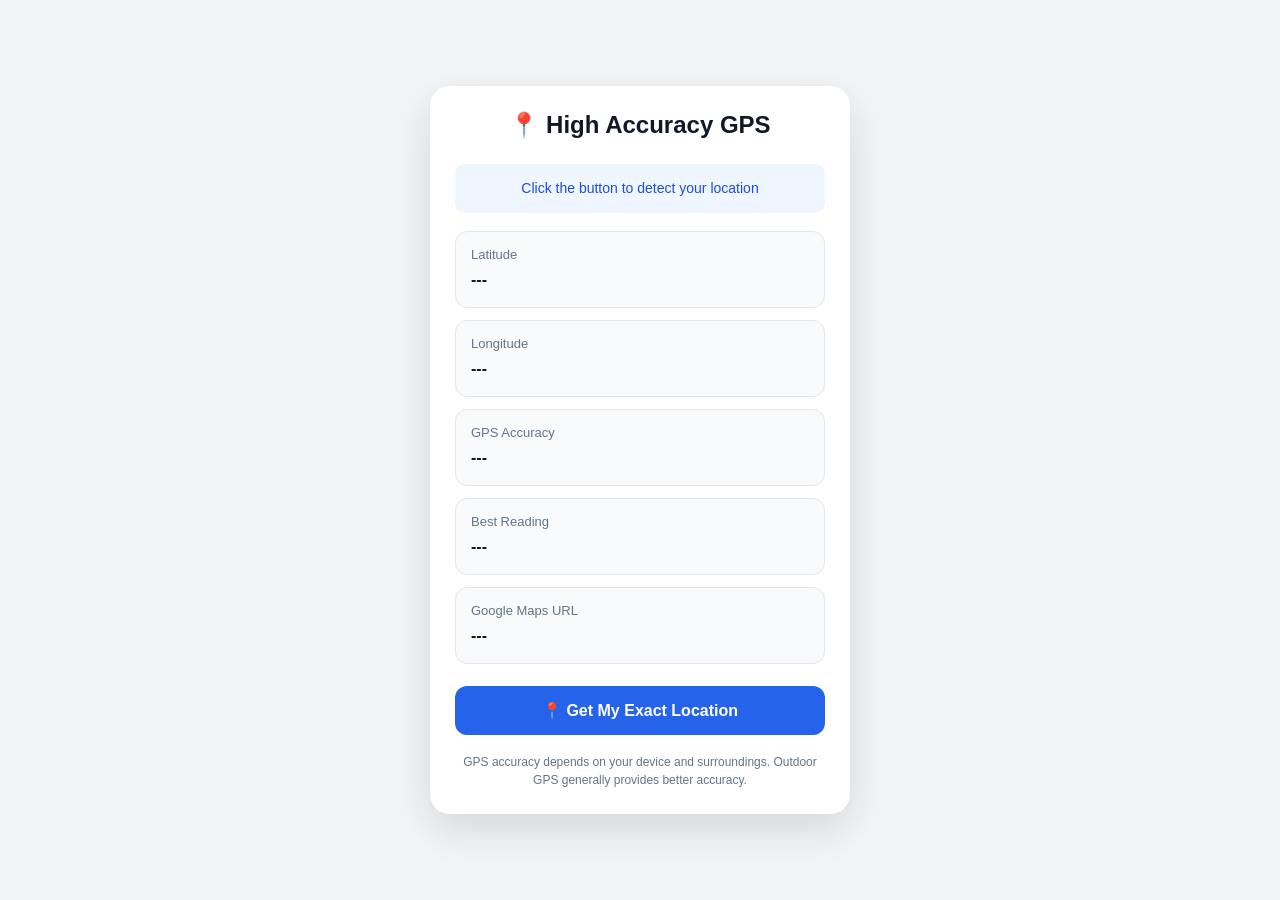
<file: index copy 2.html>
<!doctype html>
<html lang="en">
  <head>
    <meta charset="UTF-8" />
    <meta name="viewport" content="width=device-width, initial-scale=1.0" />

    <title>High Accuracy GPS Location</title>

    <style>
      * {
        box-sizing: border-box;
      }

      body {
        margin: 0;
        font-family: Arial, sans-serif;
        background: #f3f4f6;
        min-height: 100vh;

        display: flex;
        justify-content: center;
        align-items: center;

        padding: 20px;
      }

      .card {
        width: 100%;
        max-width: 420px;

        background: #ffffff;

        padding: 25px;

        border-radius: 20px;

        box-shadow: 0 15px 40px rgba(0, 0, 0, 0.12);
      }

      h2 {
        text-align: center;
        margin: 0 0 25px;
        color: #111827;
      }

      .status {
        padding: 14px;

        background: #eff6ff;

        border-radius: 10px;

        text-align: center;

        color: #1d4ed8;

        font-size: 14px;

        margin-bottom: 18px;

        line-height: 1.5;
      }

      .box {
        background: #f8fafc;

        border: 1px solid #e5e7eb;

        padding: 15px;

        border-radius: 12px;

        margin-bottom: 12px;
      }

      .label {
        display: block;

        font-size: 13px;

        color: #64748b;

        margin-bottom: 6px;
      }

      .value {
        display: block;

        font-size: 16px;

        font-weight: bold;

        color: #111827;

        word-break: break-all;

        line-height: 1.5;
      }

      button {
        width: 100%;

        border: none;

        padding: 15px;

        border-radius: 12px;

        background: #2563eb;

        color: white;

        font-size: 16px;

        font-weight: bold;

        cursor: pointer;

        margin-top: 10px;
      }

      button:hover {
        background: #1d4ed8;
      }

      button:disabled {
        background: #94a3b8;
        cursor: not-allowed;
      }

      .map {
        display: none;

        width: 100%;

        text-align: center;

        text-decoration: none;

        padding: 14px;

        border-radius: 12px;

        background: #16a34a;

        color: white;

        font-weight: bold;

        margin-top: 12px;
      }

      .map:hover {
        background: #15803d;
      }

      .copy {
        display: none;

        background: #111827;
      }

      .copy:hover {
        background: #000000;
      }

      .small {
        text-align: center;

        color: #64748b;

        font-size: 12px;

        margin-top: 18px;

        line-height: 1.5;
      }
    </style>
  </head>

  <body>
    <div class="card">
      <h2>📍 High Accuracy GPS</h2>

      <!-- STATUS -->

      <div id="status" class="status">Click the button to detect your location</div>

      <!-- LATITUDE -->

      <div class="box">
        <span class="label"> Latitude </span>

        <span class="value" id="lat"> --- </span>
      </div>

      <!-- LONGITUDE -->

      <div class="box">
        <span class="label"> Longitude </span>

        <span class="value" id="lon"> --- </span>
      </div>

      <!-- ACCURACY -->

      <div class="box">
        <span class="label"> GPS Accuracy </span>

        <span class="value" id="accuracy"> --- </span>
      </div>

      <!-- READING -->

      <div class="box">
        <span class="label"> Best Reading </span>

        <span class="value" id="reading"> --- </span>
      </div>

      <!-- GOOGLE MAPS URL -->

      <div class="box">
        <span class="label"> Google Maps URL </span>

        <span class="value" id="mapUrl"> --- </span>
      </div>

      <!-- GET LOCATION -->

      <button id="locationBtn" type="button" onclick="getHighAccuracyLocation()">📍 Get My Exact Location</button>

      <!-- OPEN GOOGLE MAPS -->

      <a id="map" class="map" target="_blank" rel="noopener noreferrer"> 🗺️ Open Location in Google Maps </a>

      <!-- COPY URL -->

      <button id="copyBtn" class="copy" type="button" onclick="copyLocation()">📋 Copy Google Maps URL</button>

      <div class="small">GPS accuracy depends on your device and surroundings. Outdoor GPS generally provides better accuracy.</div>
    </div>

    <script>
      /* =====================================================
   VARIABLES
===================================================== */

      let bestPosition = null;

      let watchId = null;

      let readings = 0;

      const MAX_READINGS = 10;

      const MIN_ACCURACY = 10;

      /* =====================================================
   GET LOCATION
===================================================== */

      function getHighAccuracyLocation() {
        const status = document.getElementById("status");

        const lat = document.getElementById("lat");

        const lon = document.getElementById("lon");

        const accuracy = document.getElementById("accuracy");

        const reading = document.getElementById("reading");

        const button = document.getElementById("locationBtn");

        const map = document.getElementById("map");

        const copyBtn = document.getElementById("copyBtn");

        const mapUrl = document.getElementById("mapUrl");

        /* ---------------------------------------------
       STOP OLD GPS WATCH
    --------------------------------------------- */

        if (watchId !== null) {
          navigator.geolocation.clearWatch(watchId);

          watchId = null;
        }

        /* ---------------------------------------------
       RESET
    --------------------------------------------- */

        bestPosition = null;

        readings = 0;

        lat.innerHTML = "---";

        lon.innerHTML = "---";

        accuracy.innerHTML = "---";

        reading.innerHTML = "---";

        mapUrl.innerHTML = "---";

        map.style.display = "none";

        copyBtn.style.display = "none";

        /* ---------------------------------------------
       CHECK GEOLOCATION
    --------------------------------------------- */

        if (!navigator.geolocation) {
          status.innerHTML = "❌ Your browser does not support GPS location.";

          return;
        }

        /* ---------------------------------------------
       HTTPS CHECK
    --------------------------------------------- */

        if (location.protocol !== "https:" && location.hostname !== "localhost" && location.hostname !== "127.0.0.1") {
          status.innerHTML = "⚠️ Location requires HTTPS or localhost.";

          return;
        }

        /* ---------------------------------------------
       BUTTON
    --------------------------------------------- */

        button.disabled = true;

        button.innerHTML = "⏳ Searching GPS...";

        status.innerHTML = "📡 Getting your location...";

        /* ---------------------------------------------
       START GPS
    --------------------------------------------- */

        watchId = navigator.geolocation.watchPosition(
          function (position) {
            readings++;

            const currentAccuracy = position.coords.accuracy;

            console.log("GPS Reading:", readings, "Accuracy:", currentAccuracy);

            /* ---------------------------------
                   SAVE BEST LOCATION
                --------------------------------- */

            if (bestPosition === null || currentAccuracy < bestPosition.coords.accuracy) {
              bestPosition = position;

              /*
                     IMPORTANT:

                     Location milte hi
                     URL create hoga.
                    */

              showPosition(position);

              createGoogleMapsURL(position);

              status.innerHTML = "📍 Location found. Improving accuracy...";
            }

            /* ---------------------------------
                   VERY GOOD ACCURACY
                --------------------------------- */

            if (currentAccuracy <= MIN_ACCURACY) {
              finishLocation();

              return;
            }

            /* ---------------------------------
                   MAX READINGS
                --------------------------------- */

            if (readings >= MAX_READINGS) {
              finishLocation();

              return;
            }
          },

          function (error) {
            button.disabled = false;

            button.innerHTML = "📍 Get My Exact Location";

            if (error.code === 1) {
              status.innerHTML = "❌ Location permission denied. Chrome me Location → Allow karo.";
            } else if (error.code === 2) {
              status.innerHTML = "❌ Location unavailable. GPS/Wi-Fi check karo.";
            } else if (error.code === 3) {
              status.innerHTML = "❌ GPS timeout. Dobara try karo.";
            } else {
              status.innerHTML = "❌ Unable to get location.";
            }
          },

          {
            enableHighAccuracy: true,

            timeout: 30000,

            maximumAge: 0,
          },
        );
      }

      /* =====================================================
   SHOW POSITION
===================================================== */

      function showPosition(position) {
        const latitude = position.coords.latitude;

        const longitude = position.coords.longitude;

        const acc = position.coords.accuracy;

        document.getElementById("lat").innerHTML = latitude.toFixed(8);

        document.getElementById("lon").innerHTML = longitude.toFixed(8);

        document.getElementById("accuracy").innerHTML = acc.toFixed(2) + " meters";

        document.getElementById("reading").innerHTML = readings + " / " + MAX_READINGS;

        console.log("Latitude:", latitude);

        console.log("Longitude:", longitude);

        console.log("Accuracy:", acc);
      }

      /* =====================================================
   CREATE GOOGLE MAPS URL
===================================================== */

      function createGoogleMapsURL(position) {
        const latitude = position.coords.latitude;

        const longitude = position.coords.longitude;

        /*
       Google Maps URL
    */

        const googleMapsURL = "https://www.google.com/maps?q=" + latitude + "," + longitude;

        /*
       SHOW URL IMMEDIATELY
    */

        document.getElementById("mapUrl").innerHTML = googleMapsURL;

        /*
       SET MAP BUTTON
    */

        const map = document.getElementById("map");

        map.href = googleMapsURL;

        map.style.display = "block";

        console.log("Google Maps URL:", googleMapsURL);
      }

      /* =====================================================
   FINISH LOCATION
===================================================== */

      function finishLocation() {
        /* ---------------------------------------------
       STOP WATCH
    --------------------------------------------- */

        if (watchId !== null) {
          navigator.geolocation.clearWatch(watchId);

          watchId = null;
        }

        const button = document.getElementById("locationBtn");

        const status = document.getElementById("status");

        const copyBtn = document.getElementById("copyBtn");

        button.disabled = false;

        button.innerHTML = "🔄 Get Location Again";

        /* ---------------------------------------------
       CHECK LOCATION
    --------------------------------------------- */

        if (!bestPosition) {
          status.innerHTML = "❌ Location not found.";

          return;
        }

        const latitude = bestPosition.coords.latitude;

        const longitude = bestPosition.coords.longitude;

        const acc = bestPosition.coords.accuracy;

        /* ---------------------------------------------
       FINAL GOOGLE MAPS URL
    --------------------------------------------- */

        const googleMapsURL = "https://www.google.com/maps?q=" + latitude + "," + longitude;

        /*
       URL SHOW
    */

        document.getElementById("mapUrl").innerHTML = googleMapsURL;

        /*
       MAP BUTTON
    */

        const map = document.getElementById("map");

        map.href = googleMapsURL;

        map.style.display = "block";

        /*
       COPY BUTTON
    */

        copyBtn.style.display = "block";

        /* ---------------------------------------------
       ACCURACY STATUS
    --------------------------------------------- */

        if (acc <= 10) {
          status.innerHTML = "✅ Excellent GPS accuracy: " + acc.toFixed(2) + " meters";
        } else if (acc <= 30) {
          status.innerHTML = "✅ Good GPS accuracy: " + acc.toFixed(2) + " meters";
        } else if (acc <= 100) {
          status.innerHTML = "⚠️ Location found. Accuracy: " + acc.toFixed(2) + " meters";
        } else {
          status.innerHTML = "⚠️ Location found. Accuracy: " + acc.toFixed(2) + " meters";
        }

        console.log("========== FINAL LOCATION ==========");

        console.log("Latitude:", latitude);

        console.log("Longitude:", longitude);

        console.log("Accuracy:", acc);

        console.log("Google Maps URL:", googleMapsURL);
      }

      /* =====================================================
   COPY GOOGLE MAPS URL
===================================================== */

      function copyLocation() {
        if (!bestPosition) {
          alert("Pehle location get karo.");

          return;
        }

        const latitude = bestPosition.coords.latitude;

        const longitude = bestPosition.coords.longitude;

        const googleMapsURL = "https://www.google.com/maps?q=" + latitude + "," + longitude;

        /* ---------------------------------------------
       COPY
    --------------------------------------------- */

        if (navigator.clipboard && navigator.clipboard.writeText) {
          navigator.clipboard
            .writeText(googleMapsURL)

            .then(function () {
              const button = document.getElementById("copyBtn");

              button.innerHTML = "✅ Google Maps URL Copied!";

              setTimeout(function () {
                button.innerHTML = "📋 Copy Google Maps URL";
              }, 2000);
            })

            .catch(function () {
              fallbackCopy(googleMapsURL);
            });
        } else {
          fallbackCopy(googleMapsURL);
        }
      }

      /* =====================================================
   FALLBACK COPY
===================================================== */

      function fallbackCopy(text) {
        const textarea = document.createElement("textarea");

        textarea.value = text;

        textarea.style.position = "fixed";

        textarea.style.left = "-9999px";

        document.body.appendChild(textarea);

        textarea.select();

        try {
          document.execCommand("copy");

          const button = document.getElementById("copyBtn");

          button.innerHTML = "✅ Google Maps URL Copied!";

          setTimeout(function () {
            button.innerHTML = "📋 Copy Google Maps URL";
          }, 2000);
        } catch (error) {
          alert("Google Maps URL:\n\n" + text);
        }

        document.body.removeChild(textarea);
      }
    </script>
  </body>
</html>
</file>
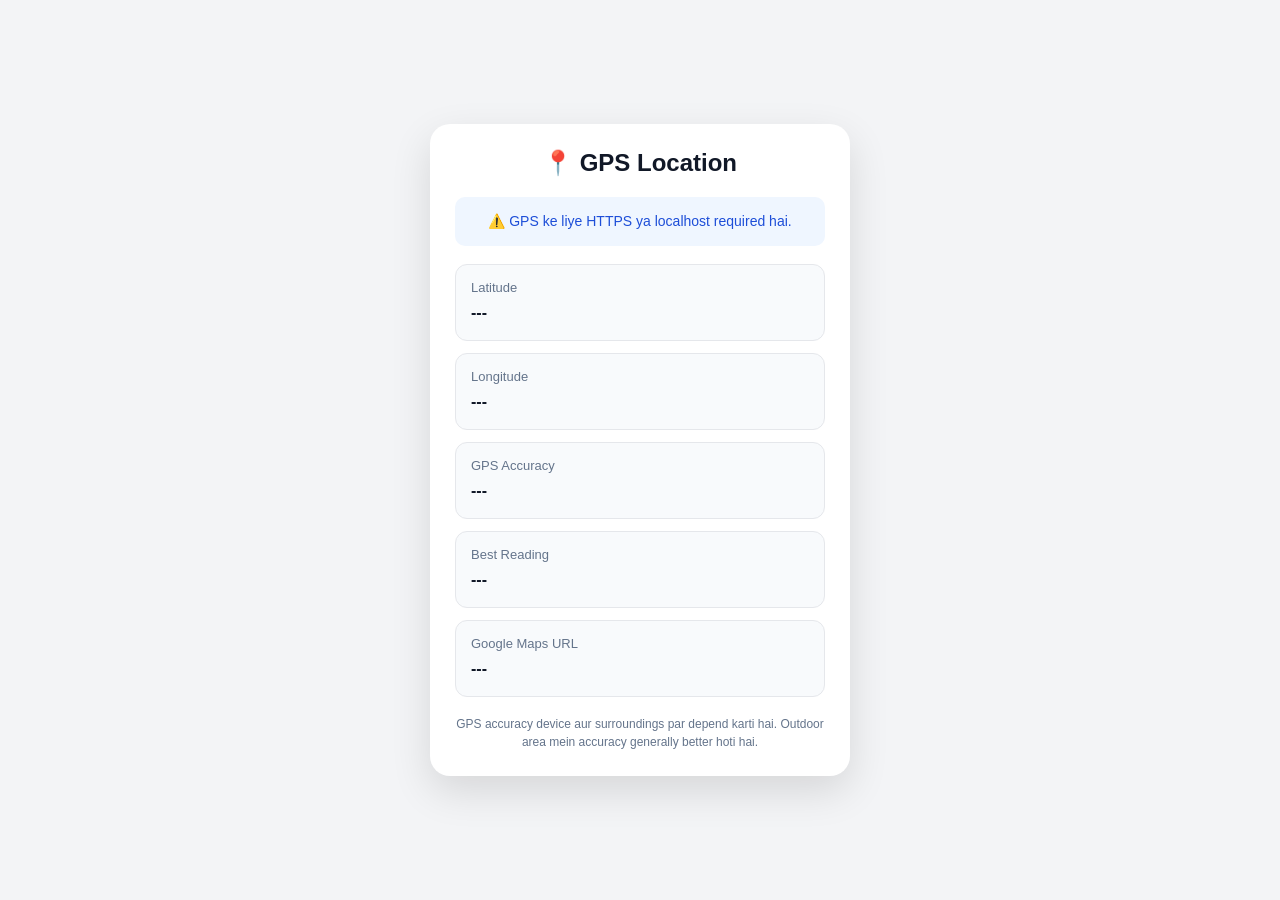
<file: index copy 6.html>
<!doctype html>
<html lang="en">
  <head>
    <meta charset="UTF-8" />
    <meta name="viewport" content="width=device-width, initial-scale=1.0" />

    <title>GPS Location</title>

    <style>
      * {
        box-sizing: border-box;
      }

      body {
        margin: 0;
        font-family: Arial, sans-serif;
        background: #f3f4f6;
        min-height: 100vh;

        display: flex;
        justify-content: center;
        align-items: center;

        padding: 20px;
      }

      .card {
        width: 100%;
        max-width: 420px;

        background: #ffffff;

        padding: 25px;

        border-radius: 20px;

        box-shadow: 0 15px 40px rgba(0, 0, 0, 0.12);
      }

      h2 {
        text-align: center;

        margin: 0 0 20px;

        color: #111827;
      }

      .status {
        padding: 14px;

        background: #eff6ff;

        border-radius: 10px;

        text-align: center;

        color: #1d4ed8;

        font-size: 14px;

        margin-bottom: 18px;

        line-height: 1.5;
      }

      .box {
        background: #f8fafc;

        border: 1px solid #e5e7eb;

        padding: 15px;

        border-radius: 12px;

        margin-bottom: 12px;
      }

      .label {
        display: block;

        font-size: 13px;

        color: #64748b;

        margin-bottom: 6px;
      }

      .value {
        display: block;

        font-size: 16px;

        font-weight: bold;

        color: #111827;

        word-break: break-all;

        line-height: 1.5;
      }

      .map-btn,
      .save-btn,
      .copy-btn {
        display: none;

        width: 100%;

        border: none;

        padding: 15px;

        border-radius: 12px;

        color: white;

        font-size: 16px;

        font-weight: bold;

        cursor: pointer;

        margin-top: 12px;

        text-align: center;

        text-decoration: none;
      }

      .map-btn {
        background: #16a34a;
      }

      .map-btn:hover {
        background: #15803d;
      }

      .save-btn {
        background: #2563eb;
      }

      .save-btn:hover {
        background: #1d4ed8;
      }

      .save-btn:disabled {
        background: #94a3b8;

        cursor: not-allowed;
      }

      .copy-btn {
        background: #111827;
      }

      .copy-btn:hover {
        background: #000000;
      }

      .sheet-status {
        display: none;

        padding: 14px;

        margin-top: 12px;

        border-radius: 10px;

        text-align: center;

        font-size: 13px;

        font-weight: bold;

        line-height: 1.5;
      }

      .small {
        text-align: center;

        color: #64748b;

        font-size: 12px;

        margin-top: 18px;

        line-height: 1.5;
      }
    </style>
  </head>

  <body>
    <div class="card">
      <h2>📍 GPS Location</h2>

      <div id="status" class="status">📡 Location permission required...</div>

      <!-- LATITUDE -->

      <div class="box">
        <span class="label">Latitude</span>

        <span id="lat" class="value">---</span>
      </div>

      <!-- LONGITUDE -->

      <div class="box">
        <span class="label">Longitude</span>

        <span id="lon" class="value">---</span>
      </div>

      <!-- ACCURACY -->

      <div class="box">
        <span class="label">GPS Accuracy</span>

        <span id="accuracy" class="value">---</span>
      </div>

      <!-- READING -->

      <div class="box">
        <span class="label">Best Reading</span>

        <span id="reading" class="value">---</span>
      </div>

      <!-- MAP URL -->

      <div class="box">
        <span class="label">Google Maps URL</span>

        <span id="mapUrl" class="value">---</span>
      </div>

      <!-- GOOGLE MAPS -->

      <a id="mapBtn" class="map-btn" target="_blank" rel="noopener noreferrer"> 🗺️ Open Location in Google Maps </a>

      <!-- SAVE -->

      <button id="saveBtn" class="save-btn" type="button" onclick="saveToGoogleSheet()">💾 Save Location</button>

      <!-- SHEET STATUS -->

      <div id="sheetStatus" class="sheet-status"></div>

      <!-- COPY -->

      <button id="copyBtn" class="copy-btn" type="button" onclick="copyLocation()">📋 Copy Google Maps URL</button>

      <div class="small">GPS accuracy device aur surroundings par depend karti hai. Outdoor area mein accuracy generally better hoti hai.</div>
    </div>

    <script>
      /* =========================================================
   GOOGLE APPS SCRIPT WEB APP
========================================================= */

      const GOOGLE_SHEET_API = "https://script.google.com/macros/s/AKfycby_BxHYfoPGf0Hy-ssCBxVPhwzobxpjaFyUgxJV7qkgOMBfYq5dHhDzUp8lm0sfwsw2/exec";

      /* =========================================================
   GPS SETTINGS
========================================================= */

      let bestPosition = null;

      let watchId = null;

      let readings = 0;

      let sheetAlreadySaved = false;

      const MAX_READINGS = 10;

      /* =========================================================
   PAGE LOAD
========================================================= */

      window.addEventListener("load", function () {
        console.log("Page loaded");

        startGPS();
      });

      /* =========================================================
   START GPS
========================================================= */

      function startGPS() {
        const status = document.getElementById("status");

        if (!navigator.geolocation) {
          status.innerHTML = "❌ Browser GPS support nahi karta.";

          return;
        }

        if (location.protocol !== "https:" && location.hostname !== "localhost" && location.hostname !== "127.0.0.1") {
          status.innerHTML = "⚠️ GPS ke liye HTTPS ya localhost required hai.";

          return;
        }

        status.innerHTML = "📍 Location permission Allow karein...";

        watchId = navigator.geolocation.watchPosition(
          function (position) {
            readings++;

            const accuracy = position.coords.accuracy;

            console.log("GPS Reading:", readings, "Accuracy:", accuracy);

            /*
          Sirf better accuracy wali
          location ko save/display karenge.
        */

            if (bestPosition === null || accuracy < bestPosition.coords.accuracy) {
              bestPosition = position;

              showPosition(position);

              createMapURL(position);

              showButtons();
            }

            /*
          10 readings ke baad GPS stop
        */

            if (readings >= MAX_READINGS) {
              finishGPS();
            }
          },

          function (error) {
            console.error("GPS ERROR:", error);

            if (error.code === 1) {
              status.innerHTML = "❌ Location permission denied.<br><br>" + "Browser settings mein Location Allow karein.";
            } else if (error.code === 2) {
              status.innerHTML = "❌ Location unavailable.<br><br>" + "Phone ki Location/GPS ON karein.";
            } else if (error.code === 3) {
              status.innerHTML = "❌ GPS timeout.<br><br>" + "Open area mein dobara try karein.";
            } else {
              status.innerHTML = "❌ GPS location nahi mil saki.";
            }
          },

          {
            enableHighAccuracy: true,

            timeout: 30000,

            maximumAge: 0,
          },
        );
      }

      /* =========================================================
   SHOW POSITION
========================================================= */

      function showPosition(position) {
        const latitude = position.coords.latitude;

        const longitude = position.coords.longitude;

        const accuracy = position.coords.accuracy;

        document.getElementById("lat").innerHTML = latitude.toFixed(8);

        document.getElementById("lon").innerHTML = longitude.toFixed(8);

        document.getElementById("accuracy").innerHTML = accuracy.toFixed(2) + " meters";

        document.getElementById("reading").innerHTML = readings + " / " + MAX_READINGS;

        const status = document.getElementById("status");

        if (accuracy <= 10) {
          status.innerHTML = "✅ Excellent GPS accuracy: " + accuracy.toFixed(2) + " meters";
        } else if (accuracy <= 30) {
          status.innerHTML = "✅ Good GPS accuracy: " + accuracy.toFixed(2) + " meters";
        } else {
          status.innerHTML = "📍 Location found. Accuracy: " + accuracy.toFixed(2) + " meters";
        }
      }

      /* =========================================================
   GOOGLE MAP URL
========================================================= */

      function createMapURL(position) {
        const latitude = position.coords.latitude;

        const longitude = position.coords.longitude;

        const url = "https://www.google.com/maps?q=" + latitude + "," + longitude;

        document.getElementById("mapUrl").innerHTML = url;

        const mapBtn = document.getElementById("mapBtn");

        mapBtn.href = url;
      }

      /* =========================================================
   SHOW BUTTONS
========================================================= */

      function showButtons() {
        document.getElementById("mapBtn").style.display = "block";

        document.getElementById("saveBtn").style.display = "block";

        document.getElementById("copyBtn").style.display = "block";
      }

      /* =========================================================
   FINISH GPS
========================================================= */

      function finishGPS() {
        if (watchId !== null) {
          navigator.geolocation.clearWatch(watchId);

          watchId = null;
        }

        if (bestPosition) {
          showPosition(bestPosition);

          createMapURL(bestPosition);

          showButtons();
        }
      }

      /* =========================================================
   SAVE TO GOOGLE SHEET
========================================================= */

      function saveToGoogleSheet() {
        if (!bestPosition) {
          alert("❌ Pehle GPS location allow karein.");

          return;
        }

        if (sheetAlreadySaved) {
          alert("✅ Location already save ho chuki hai.");

          return;
        }

        const latitude = bestPosition.coords.latitude;

        const longitude = bestPosition.coords.longitude;

        const accuracy = bestPosition.coords.accuracy;

        const mapsURL = "https://www.google.com/maps?q=" + latitude + "," + longitude;

        const dateTime = new Date().toLocaleString("en-IN");

        const saveBtn = document.getElementById("saveBtn");

        const sheetStatus = document.getElementById("sheetStatus");

        saveBtn.disabled = true;

        saveBtn.innerHTML = "⏳ Saving...";

        sheetStatus.style.display = "block";

        sheetStatus.style.background = "#eff6ff";

        sheetStatus.style.color = "#1d4ed8";

        sheetStatus.innerHTML = "📤 Google Sheet mein data save ho raha hai...";

        const data = {
          dateTime: dateTime,

          latitude: latitude.toFixed(8),

          longitude: longitude.toFixed(8),

          accuracy: accuracy.toFixed(2),

          mapsURL: mapsURL,
        };

        console.log("Sending data:", data);

        fetch(GOOGLE_SHEET_API, {
          method: "POST",

          mode: "no-cors",

          headers: {
            "Content-Type": "text/plain;charset=utf-8",
          },

          body: JSON.stringify(data),
        })
          .then(function () {
            sheetAlreadySaved = true;

            saveBtn.disabled = true;

            saveBtn.innerHTML = "✅ Saved to Google Sheet";

            sheetStatus.style.background = "#f0fdf4";

            sheetStatus.style.color = "#15803d";

            sheetStatus.innerHTML =
              "✅ <b>Location saved!</b><br>" + "<small>" + "Date/Time, Latitude, Longitude, Accuracy aur Maps URL save kiya gaya." + "</small>";

            console.log("Google Sheet request completed.");
          })

          .catch(function (error) {
            console.error("Google Sheet Error:", error);

            saveBtn.disabled = false;

            saveBtn.innerHTML = "💾 Save Location";

            sheetStatus.style.background = "#fef2f2";

            sheetStatus.style.color = "#dc2626";

            sheetStatus.innerHTML = "❌ Data save nahi hua.<br>" + "<small>" + String(error) + "</small>";
          });
      }

      /* =========================================================
   COPY LOCATION
========================================================= */

      function copyLocation() {
        if (!bestPosition) {
          alert("❌ Location available nahi hai.");

          return;
        }

        const latitude = bestPosition.coords.latitude;

        const longitude = bestPosition.coords.longitude;

        const url = "https://www.google.com/maps?q=" + latitude + "," + longitude;

        if (navigator.clipboard && navigator.clipboard.writeText) {
          navigator.clipboard
            .writeText(url)

            .then(function () {
              const button = document.getElementById("copyBtn");

              button.innerHTML = "✅ URL Copied!";

              setTimeout(function () {
                button.innerHTML = "📋 Copy Google Maps URL";
              }, 2000);
            })

            .catch(function () {
              fallbackCopy(url);
            });
        } else {
          fallbackCopy(url);
        }
      }

      /* =========================================================
   FALLBACK COPY
========================================================= */

      function fallbackCopy(text) {
        const textarea = document.createElement("textarea");

        textarea.value = text;

        textarea.style.position = "fixed";

        textarea.style.left = "-9999px";

        document.body.appendChild(textarea);

        textarea.select();

        try {
          document.execCommand("copy");

          const button = document.getElementById("copyBtn");

          button.innerHTML = "✅ URL Copied!";

          setTimeout(function () {
            button.innerHTML = "📋 Copy Google Maps URL";
          }, 2000);
        } catch (error) {
          alert("Google Maps URL:\n\n" + text);
        }

        document.body.removeChild(textarea);
      }
    </script>
  </body>
</html>
</file>
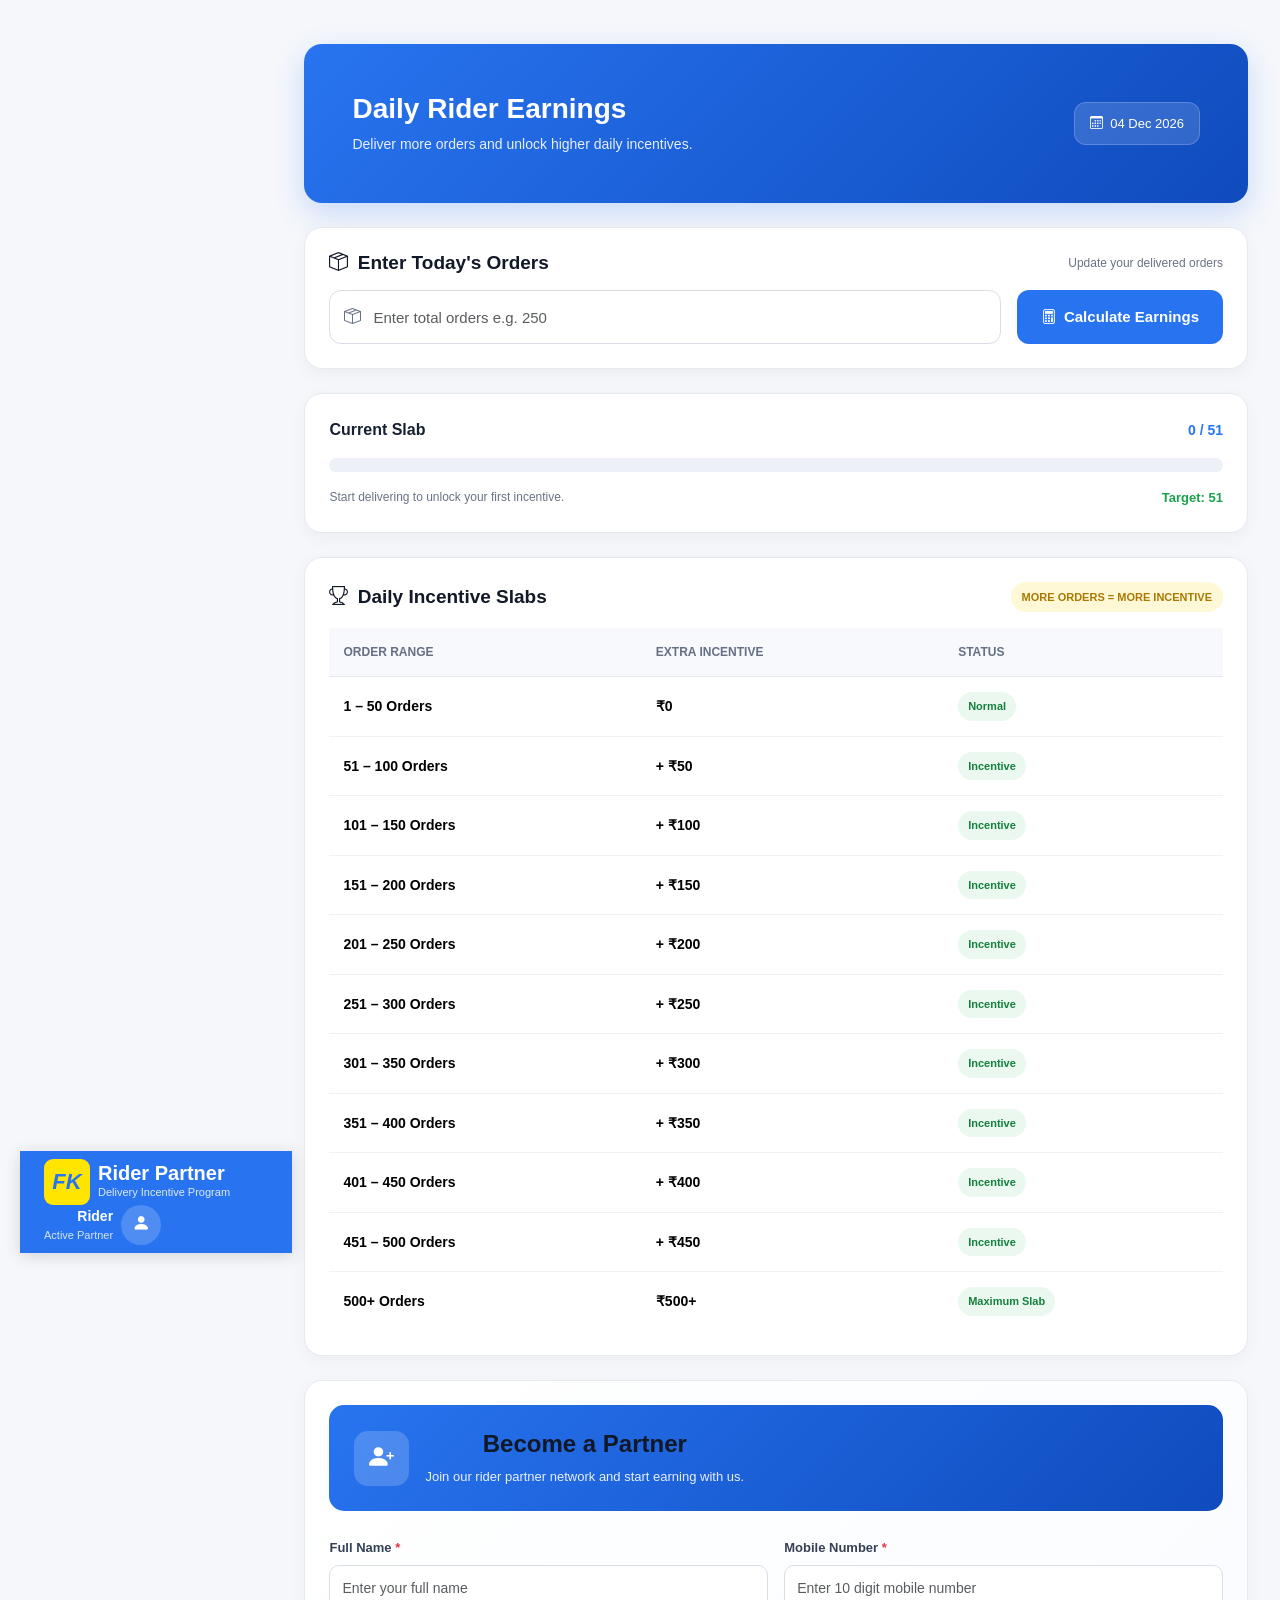
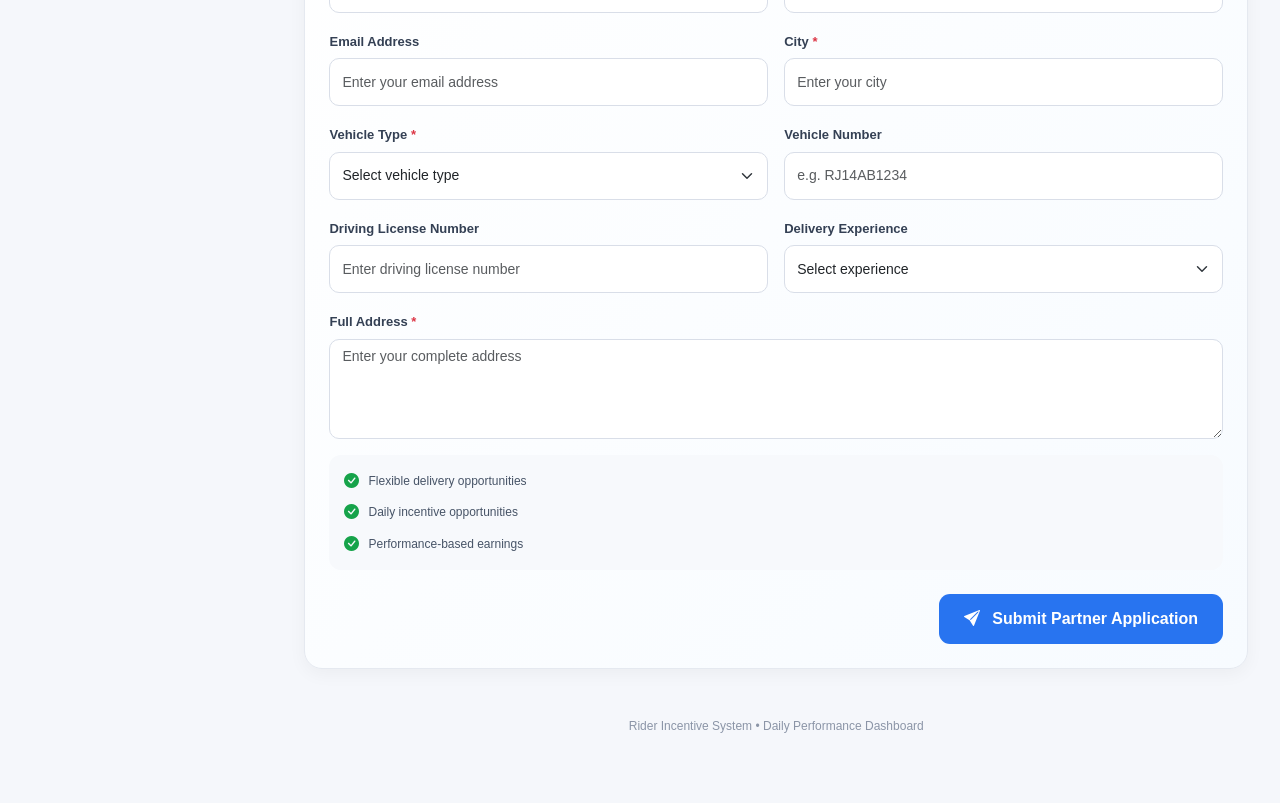
<file: index copy 7.html>
<!doctype html>
    <html lang="en">
      <head>
        <meta charset="UTF-8" />
        <meta name="viewport" content="width=device-width, initial-scale=1.0" />

        <title>Flipkart Rider Incentive Dashboard</title>

        <!-- Bootstrap 5 -->
        <link href="https://cdn.jsdelivr.net/npm/bootstrap@5.3.3/dist/css/bootstrap.min.css" rel="stylesheet" />

        <!-- Bootstrap Icons -->
        <link rel="stylesheet" href="https://cdn.jsdelivr.net/npm/bootstrap-icons@1.11.3/font/bootstrap-icons.min.css" />


    <style>
      * {
        box-sizing: border-box;
      }

      body {
        margin: 0;
        font-family: Arial, sans-serif;
        background: #f3f4f6;
        min-height: 100vh;

        display: flex;
        justify-content: center;
        align-items: center;

        padding: 20px;
      }

      .card {
        width: 100%;
        max-width: 420px;

        background: #ffffff;

        padding: 25px;

        border-radius: 20px;

        box-shadow: 0 15px 40px rgba(0, 0, 0, 0.12);
      }

      h2 {
        text-align: center;
        margin: 0 0 20px;
        color: #111827;
      }

      .status {
        padding: 14px;

        background: #eff6ff;

        border-radius: 10px;

        text-align: center;

        color: #1d4ed8;

        font-size: 14px;

        margin-bottom: 18px;

        line-height: 1.5;
      }

      .box {
        background: #f8fafc;

        border: 1px solid #e5e7eb;

        padding: 15px;

        border-radius: 12px;

        margin-bottom: 12px;
      }

      .label {
        display: block;

        font-size: 13px;

        color: #64748b;

        margin-bottom: 6px;
      }

      .value {
        display: block;

        font-size: 16px;

        font-weight: bold;

        color: #111827;

        word-break: break-all;

        line-height: 1.5;
      }

      .map-btn,
      .copy-btn {
        display: none;

        width: 100%;

        border: none;

        padding: 15px;

        border-radius: 12px;

        color: white;

        font-size: 16px;

        font-weight: bold;

        cursor: pointer;

        margin-top: 12px;

        text-align: center;

        text-decoration: none;
      }

      .map-btn {
        background: #16a34a;
      }

      .map-btn:hover {
        background: #15803d;
      }

      .copy-btn {
        background: #111827;
      }

      .copy-btn:hover {
        background: #000000;
      }

      .sheet-status {
        display: none;

        padding: 14px;

        margin-top: 12px;

        border-radius: 10px;

        text-align: center;

        font-size: 13px;

        font-weight: bold;

        line-height: 1.5;
      }

      .small {
        text-align: center;

        color: #64748b;

        font-size: 12px;

        margin-top: 18px;

        line-height: 1.5;
      }
      .dis {
        display: none;
      }
    </style>
  </head>

  <body>

        <style>
          :root {
            --blue: #2874f0;
            --dark-blue: #0f4bbd;
            --yellow: #ffe500;
            --light-blue: #eaf3ff;
            --green: #16a34a;
            --text: #172033;
            --muted: #697386;
            --border: #e5e9f0;
            --bg: #f5f7fb;
          }

          * {
            box-sizing: border-box;
          }

          body {
            margin: 0;
            background: var(--bg);
            color: var(--text);
            font-family: Arial, Helvetica, sans-serif;
          }

          /* =========================
         NAVBAR
      ========================= */

          .main-navbar {
            background: var(--blue);
            min-height: 70px;
            box-shadow: 0 3px 15px rgba(0, 0, 0, 0.14);
          }

          .brand-logo {
            width: 46px;
            height: 46px;
            background: var(--yellow);
            color: var(--blue);
            border-radius: 9px;
            display: flex;
            align-items: center;
            justify-content: center;
            font-size: 22px;
            font-weight: 900;
            font-style: italic;
          }

          .brand-title {
            font-size: 20px;
            font-weight: 700;
            line-height: 22px;
          }

          .brand-subtitle {
            font-size: 11px;
            opacity: 0.85;
          }

          .profile-icon {
            width: 40px;
            height: 40px;
            border-radius: 50%;
            background: rgba(255, 255, 255, 0.18);
            display: flex;
            align-items: center;
            justify-content: center;
            font-size: 18px;
          }

          .profile-name {
            font-size: 14px;
            font-weight: 700;
          }

          .profile-status {
            font-size: 11px;
            opacity: 0.8;
          }

          /* =========================
         MAIN
      ========================= */

          .main-container {
            max-width: 1180px;
          }

          /* =========================
         HERO
      ========================= */

          .hero {
            background: linear-gradient(135deg, var(--blue), var(--dark-blue));
            border-radius: 18px;
            color: white;
            box-shadow: 0 10px 30px rgba(40, 116, 240, 0.22);
          }

          .hero h1 {
            font-size: 28px;
            font-weight: 700;
          }

          .hero p {
            font-size: 14px;
            opacity: 0.9;
          }

          .hero-date {
            display: inline-flex;
            align-items: center;
            gap: 7px;
            background: rgba(255, 255, 255, 0.14);
            border: 1px solid rgba(255, 255, 255, 0.2);
            border-radius: 12px;
            padding: 11px 15px;
            font-size: 13px;
          }

          /* =========================
         COMMON CARD
      ========================= */

          .dashboard-card {
            background: #fff;
            border: 1px solid var(--border);
            border-radius: 18px;
            box-shadow: 0 5px 18px rgba(0, 0, 0, 0.045);
          }

          .section-title {
            font-size: 19px;
            font-weight: 700;
          }

          .section-subtitle {
            color: var(--muted);
            font-size: 12px;
          }

          /* =========================
         ORDER INPUT
      ========================= */

          .input-wrapper {
            position: relative;
          }

          .input-icon {
            position: absolute;
            left: 15px;
            top: 50%;
            transform: translateY(-50%);
            color: var(--muted);
            z-index: 5;
          }

          .order-input {
            height: 54px;
            border: 1px solid #d9dee8;
            border-radius: 12px;
            padding-left: 43px;
            font-size: 15px;
          }

          .order-input:focus {
            border-color: var(--blue);
            box-shadow: 0 0 0 3px rgba(40, 116, 240, 0.1);
          }

          .calculate-btn {
            height: 54px;
            border: none;
            border-radius: 12px;
            background: var(--blue);
            font-size: 15px;
            font-weight: 700;
            transition: 0.2s;
          }

          .calculate-btn:hover {
            background: var(--dark-blue);
            transform: translateY(-1px);
          }

          /* =========================
         PROGRESS
      ========================= */

          .progress {
            height: 14px;
            background: #edf1f7;
            border-radius: 30px;
            overflow: hidden;
          }

          .progress-bar {
            background: linear-gradient(90deg, var(--blue), #43a5ff);
            border-radius: 30px;
            transition: width 0.5s ease;
          }

          .progress-number {
            color: var(--blue);
            font-size: 14px;
            font-weight: 700;
          }

          .target {
            color: var(--green);
            font-weight: 700;
            font-size: 13px;
          }

          /* =========================
         SLAB
      ========================= */

          .slab-title {
            font-size: 19px;
            font-weight: 700;
          }

          .slab-badge {
            display: inline-flex;
            align-items: center;
            background: #fff8d7;
            color: #a97900;
            padding: 7px 11px;
            border-radius: 20px;
            font-size: 11px;
            font-weight: 700;
          }

          .table {
            margin-bottom: 0;
          }

          .table thead th {
            background: #f7f9fc;
            color: #667085;
            font-size: 12px;
            font-weight: 700;
            padding: 15px 14px;
            border-bottom: 1px solid var(--border);
            white-space: nowrap;
          }

          .table tbody td {
            padding: 15px 14px;
            font-size: 14px;
            vertical-align: middle;
            border-bottom: 1px solid #edf0f4;
          }

          .table tbody tr:last-child td {
            border-bottom: none;
          }

          .order-range {
            font-weight: 700;
          }

          .incentive {
            color: var(--green);
            font-weight: 800;
          }

          .status-badge {
            display: inline-flex;
            align-items: center;
            padding: 6px 10px;
            border-radius: 20px;
            background: #eaf8ef;
            color: #15803d;
            font-size: 11px;
            font-weight: 700;
            white-space: nowrap;
          }

          #slabTable tr.active-row {
            background: var(--light-blue) !important;
            box-shadow: inset 0 0 0 1px rgba(40, 116, 240, 0.08);
          }

          #slabTable tr.active-row td {
            background: var(--light-blue) !important;
            font-weight: 700;
          }

          #slabTable tr.active-row td:first-child {
            border-left: 4px solid var(--blue) !important;
            padding-left: 10px;
          }

          #slabTable tr.active-row .order-range {
            color: #172033;
            font-weight: 800;
          }

          #slabTable tr.active-row .incentive {
            color: var(--green);
            font-weight: 900;
          }

          #slabTable .active-status {
            background: var(--blue) !important;
            color: white !important;
            padding: 6px 11px;
            border-radius: 20px;
            font-size: 11px;
            font-weight: 700;
            display: inline-flex;
            align-items: center;
            white-space: nowrap;
            box-shadow: 0 3px 8px rgba(40, 116, 240, 0.22);
          }

          /* =========================
         BECOME A PARTNER
      ========================= */

          .partner-section {
            position: relative;
            overflow: hidden;
            background: linear-gradient(135deg, #ffffff, #f7fbff);
          }

          .partner-header {
            background: linear-gradient(135deg, var(--blue), var(--dark-blue));
            color: #fff;
            border-radius: 15px;
            padding: 25px;
          }

          .partner-header h2 {
            font-size: 24px;
            font-weight: 700;
            margin-bottom: 8px;
          }

          .partner-header p {
            margin: 0;
            font-size: 13px;
            opacity: 0.9;
          }

          .partner-icon {
            width: 55px;
            height: 55px;
            border-radius: 14px;
            background: rgba(255, 255, 255, 0.18);
            display: flex;
            align-items: center;
            justify-content: center;
            font-size: 25px;
            flex-shrink: 0;
          }

          .form-label {
            font-size: 13px;
            font-weight: 700;
            color: #344054;
            margin-bottom: 7px;
          }

          .partner-form .form-control,
          .partner-form .form-select {
            min-height: 48px;
            border: 1px solid #d9dee8;
            border-radius: 10px;
            font-size: 14px;
          }

          .partner-form textarea.form-control {
            min-height: 100px;
            resize: vertical;
          }

          .partner-form .form-control:focus,
          .partner-form .form-select:focus {
            border-color: var(--blue);
            box-shadow: 0 0 0 3px rgba(40, 116, 240, 0.1);
          }

          .partner-submit {
            min-height: 50px;
            border: none;
            border-radius: 11px;
            background: var(--blue);
            color: white;
            font-weight: 700;
            padding: 0 25px;
            transition: 0.2s;
          }

          .partner-submit:hover {
            background: var(--dark-blue);
            transform: translateY(-1px);
          }

          .partner-benefits {
            background: #f7f9fc;
            border-radius: 12px;
            padding: 15px;
          }

          .benefit-item {
            display: flex;
            align-items: center;
            gap: 9px;
            font-size: 12px;
            color: #475467;
            margin-bottom: 9px;
          }

          .benefit-item:last-child {
            margin-bottom: 0;
          }

          .benefit-item i {
            color: var(--green);
            font-size: 15px;
          }

          /* =========================
         FOOTER
      ========================= */

          .footer {
            color: #8b95a7;
            font-size: 12px;
          }

          /* =========================
         MOBILE
      ========================= */

          @media (max-width: 767px) {
            .main-navbar {
              min-height: 64px;
            }

            .brand-logo {
              width: 40px;
              height: 40px;
              font-size: 19px;
            }

            .brand-title {
              font-size: 16px;
            }

            .brand-subtitle {
              font-size: 10px;
            }

            .profile-text {
              display: none;
            }

            .hero {
              border-radius: 15px;
            }

            .hero h1 {
              font-size: 23px;
            }

            .hero p {
              font-size: 13px;
            }

            .dashboard-card {
              border-radius: 15px;
            }

            .table {
              min-width: 650px;
            }

            .calculate-btn {
              width: 100%;
            }

            .partner-header {
              padding: 20px;
            }

            .partner-header h2 {
              font-size: 20px;
            }

            .partner-icon {
              width: 48px;
              height: 48px;
              font-size: 21px;
            }
          }
        </style>
      </head>

      <body>
        <!-- =========================
         NAVBAR
    ========================= -->

        <nav class="navbar main-navbar">
          <div class="container-fluid px-3 px-md-4">
            <div class="d-flex align-items-center gap-2">
              <div class="brand-logo">FK</div>

              <div class="text-white">
                <div class="brand-title">Rider Partner</div>
                <div class="brand-subtitle">Delivery Incentive Program</div>
              </div>
            </div>

            <div class="d-flex align-items-center gap-2">
              <div class="profile-text text-end text-white">
                <div class="profile-name">Rider</div>
                <div class="profile-status">Active Partner</div>
              </div>

              <div class="profile-icon text-white">
                <i class="bi bi-person-fill"></i>
              </div>
            </div>
          </div>
        </nav>

        <!-- =========================
         MAIN
    ========================= -->

        <main class="container main-container py-4">
          <!-- HERO -->

          <section class="hero p-4 p-md-5 mb-4">
            <div class="row align-items-center g-3">
              <div class="col-md-8">
                <h1 class="mb-2">Daily Rider Earnings</h1>

                <p class="mb-0">Deliver more orders and unlock higher daily incentives.</p>
              </div>

              <div class="col-md-4 text-md-end">
                <div class="hero-date">
                  <i class="bi bi-calendar3"></i>

                  <span id="todayDate"></span>
                </div>
              </div>
            </div>
          </section>

          <!-- =========================
           ORDER INPUT
      ========================= -->

          <section class="dashboard-card p-3 p-md-4 mb-4">
            <div class="d-flex flex-column flex-md-row justify-content-between align-items-md-center gap-2 mb-3">
              <h2 class="section-title mb-0">
                <i class="bi bi-box-seam me-1"></i>

                Enter Today's Orders
              </h2>

              <span class="section-subtitle"> Update your delivered orders </span>
            </div>

            <div class="row g-3">
              <div class="col-md">
                <div class="input-wrapper">
                  <i class="bi bi-box-seam input-icon"></i>

                  <input type="number" id="orderInput" min="0" class="form-control order-input" placeholder="Enter total orders e.g. 250" />
                </div>
              </div>

              <div class="col-md-auto">
                <button type="button" class="btn btn-primary calculate-btn px-4" onclick="calculateEarning()">
                  <i class="bi bi-calculator me-1"></i>

                  Calculate Earnings
                </button>
              </div>
            </div>
          </section>

          <!-- =========================
           PROGRESS
      ========================= -->

          <section class="dashboard-card p-3 p-md-4 mb-4">
            <div class="d-flex justify-content-between align-items-center mb-3">
              <strong id="slabName"> Current Slab </strong>

              <span class="progress-number" id="progressText"> 0 / 51 </span>
            </div>

            <div class="progress">
              <div id="progressFill" class="progress-bar" role="progressbar" style="width: 0%"></div>
            </div>

            <div class="d-flex flex-column flex-sm-row justify-content-between gap-2 mt-3">
              <span class="section-subtitle" id="nextTarget"> Start delivering to unlock your first incentive. </span>

              <span class="target" id="remainingText"> Target: 51 </span>
            </div>
          </section>

          <!-- =========================
           DAILY INCENTIVE SLABS
      ========================= -->

          <section class="dashboard-card p-3 p-md-4 mb-4">
            <div class="d-flex flex-column flex-md-row justify-content-between align-items-md-center gap-2 mb-3">
              <h2 class="slab-title mb-0">
                <i class="bi bi-trophy me-1"></i>

                Daily Incentive Slabs
              </h2>

              <span class="slab-badge"> MORE ORDERS = MORE INCENTIVE </span>
            </div>

            <div class="table-responsive">
              <table class="table align-middle">
                <thead>
                  <tr>
                    <th>ORDER RANGE</th>
                    <th>EXTRA INCENTIVE</th>
                    <th>STATUS</th>
                  </tr>
                </thead>

                <tbody id="slabTable">
                  <tr data-min="1" data-max="50">
                    <td class="order-range">1 – 50 Orders</td>
                    <td class="incentive">₹0</td>
                    <td>
                      <span class="status-badge">Normal</span>
                    </td>
                  </tr>

                  <tr data-min="51" data-max="100">
                    <td class="order-range">51 – 100 Orders</td>
                    <td class="incentive">+ ₹50</td>
                    <td>
                      <span class="status-badge">Incentive</span>
                    </td>
                  </tr>

                  <tr data-min="101" data-max="150">
                    <td class="order-range">101 – 150 Orders</td>
                    <td class="incentive">+ ₹100</td>
                    <td>
                      <span class="status-badge">Incentive</span>
                    </td>
                  </tr>

                  <tr data-min="151" data-max="200">
                    <td class="order-range">151 – 200 Orders</td>
                    <td class="incentive">+ ₹150</td>
                    <td>
                      <span class="status-badge">Incentive</span>
                    </td>
                  </tr>

                  <tr data-min="201" data-max="250">
                    <td class="order-range">201 – 250 Orders</td>
                    <td class="incentive">+ ₹200</td>
                    <td>
                      <span class="status-badge">Incentive</span>
                    </td>
                  </tr>

                  <tr data-min="251" data-max="300">
                    <td class="order-range">251 – 300 Orders</td>
                    <td class="incentive">+ ₹250</td>
                    <td>
                      <span class="status-badge">Incentive</span>
                    </td>
                  </tr>

                  <tr data-min="301" data-max="350">
                    <td class="order-range">301 – 350 Orders</td>
                    <td class="incentive">+ ₹300</td>
                    <td>
                      <span class="status-badge">Incentive</span>
                    </td>
                  </tr>

                  <tr data-min="351" data-max="400">
                    <td class="order-range">351 – 400 Orders</td>
                    <td class="incentive">+ ₹350</td>
                    <td>
                      <span class="status-badge">Incentive</span>
                    </td>
                  </tr>

                  <tr data-min="401" data-max="450">
                    <td class="order-range">401 – 450 Orders</td>
                    <td class="incentive">+ ₹400</td>
                    <td>
                      <span class="status-badge">Incentive</span>
                    </td>
                  </tr>

                  <tr data-min="451" data-max="500">
                    <td class="order-range">451 – 500 Orders</td>
                    <td class="incentive">+ ₹450</td>
                    <td>
                      <span class="status-badge">Incentive</span>
                    </td>
                  </tr>

                  <tr data-min="501" data-max="999999">
                    <td class="order-range">500+ Orders</td>
                    <td class="incentive" id="maximumIncentive">₹500+</td>
                    <td>
                      <span class="status-badge"> Maximum Slab </span>
                    </td>
                  </tr>
                </tbody>
              </table>
            </div>
          </section>

          <!-- ==================================================
           BECOME A PARTNER
      ================================================== -->

          <section class="dashboard-card partner-section p-3 p-md-4 mb-4">
            <!-- PARTNER HEADER -->

            <div class="partner-header mb-4">
              <div class="d-flex align-items-center gap-3">
                <div class="partner-icon">
                  <i class="bi bi-person-plus-fill"></i>
                </div>

                <div>
                  <h2>Become a Partner</h2>

                  <p>Join our rider partner network and start earning with us.</p>
                </div>
              </div>
            </div>

            <!-- FORM -->

            <form id="partnerForm" class="partner-form" onsubmit="submitPartnerForm(event)">
              <div class="row g-3">
                <!-- FULL NAME -->

                <div class="col-md-6">
                  <label class="form-label"> Full Name <span class="text-danger">*</span> </label>

                  <input type="text" id="partnerName" class="form-control" placeholder="Enter your full name" required />
                </div>

                <!-- MOBILE -->

                <div class="col-md-6">
                  <label class="form-label"> Mobile Number <span class="text-danger">*</span> </label>

                  <input
                    type="tel"
                    id="partnerMobile"
                    class="form-control"
                    placeholder="Enter 10 digit mobile number"
                    pattern="[0-9]{10}"
                    maxlength="10"
                    required
                  />
                </div>

                <!-- EMAIL -->

                <div class="col-md-6">
                  <label class="form-label"> Email Address </label>

                  <input type="email" id="partnerEmail" class="form-control" placeholder="Enter your email address" />
                </div>

                <!-- CITY -->

                <div class="col-md-6">
                  <label class="form-label"> City <span class="text-danger">*</span> </label>

                  <input type="text" id="partnerCity" class="form-control" placeholder="Enter your city" required />
                </div>

                <!-- VEHICLE TYPE -->

                <div class="col-md-6">
                  <label class="form-label"> Vehicle Type <span class="text-danger">*</span> </label>

                  <select id="vehicleType" class="form-select" required>
                    <option value="">Select vehicle type</option>

                    <option value="Bike">Bike</option>

                    <option value="Scooter">Scooter</option>

                    <option value="Electric Bike">Electric Bike</option>

                    <option value="Electric Scooter">Electric Scooter</option>
                  </select>
                </div>

                <!-- VEHICLE NUMBER -->

                <div class="col-md-6">
                  <label class="form-label"> Vehicle Number </label>

                  <input type="text" id="vehicleNumber" class="form-control" placeholder="e.g. RJ14AB1234" />
                </div>

                <!-- DL NUMBER -->

                <div class="col-md-6">
                  <label class="form-label"> Driving License Number </label>

                  <input type="text" id="licenseNumber" class="form-control" placeholder="Enter driving license number" />
                </div>

                <!-- EXPERIENCE -->

                <div class="col-md-6">
                  <label class="form-label"> Delivery Experience </label>

                  <select id="experience" class="form-select">
                    <option value="">Select experience</option>

                    <option value="Fresher">Fresher</option>

                    <option value="Less than 1 Year">Less than 1 Year</option>

                    <option value="1 - 2 Years">1 - 2 Years</option>

                    <option value="2 - 5 Years">2 - 5 Years</option>

                    <option value="5+ Years">5+ Years</option>
                  </select>
                </div>

                <!-- ADDRESS -->

                <div class="col-12">
                  <label class="form-label"> Full Address <span class="text-danger">*</span> </label>

                  <textarea id="partnerAddress" class="form-control" placeholder="Enter your complete address" required></textarea>
                </div>

                <!-- BENEFITS -->

                <div class="col-12">
                  <div class="partner-benefits">
                    <div class="benefit-item">
                      <i class="bi bi-check-circle-fill"></i>
                      Flexible delivery opportunities
                    </div>

                    <div class="benefit-item">
                      <i class="bi bi-check-circle-fill"></i>
                      Daily incentive opportunities
                    </div>

                    <div class="benefit-item">
                      <i class="bi bi-check-circle-fill"></i>
                      Performance-based earnings
                    </div>
                  </div>
                </div>

                <!-- SUBMIT -->

                <div class="col-12 text-md-end pt-2">
                  <button type="submit" class="partner-submit">
                    <i class="bi bi-send-fill me-2"></i>

                    Submit Partner Application
                  </button>
                </div>
              </div>
            </form>
          </section>

          <!-- FOOTER -->

          <div class="footer text-center py-4">Rider Incentive System • Daily Performance Dashboard</div>
        </main>

        <!-- =========================
         JAVASCRIPT
    ========================= -->

        <script>
          /* =========================
         TODAY DATE
      ========================= */

          const today = new Date();

          document.getElementById("todayDate").innerText = today.toLocaleDateString("en-IN", {
            day: "2-digit",
            month: "short",
            year: "numeric",
          });

          /* =========================
         CALCULATE EARNING
      ========================= */

          function calculateEarning() {
            const input = document.getElementById("orderInput");

            let orders = parseInt(input.value);

            if (isNaN(orders) || orders < 0) {
              orders = 0;

              input.value = "";
            }

            let incentive = 0;

            let nextTarget = 51;

            let slabName = "1 – 50 Orders";

            if (orders >= 501) {
              incentive = 500 + Math.floor((orders - 500) / 50) * 50;

              nextTarget = Math.ceil((orders + 1) / 50) * 50;

              slabName = "500+ Orders";
            } else if (orders >= 451) {
              incentive = 450;
              nextTarget = 501;
              slabName = "451 – 500 Orders";
            } else if (orders >= 401) {
              incentive = 400;
              nextTarget = 451;
              slabName = "401 – 450 Orders";
            } else if (orders >= 351) {
              incentive = 350;
              nextTarget = 401;
              slabName = "351 – 400 Orders";
            } else if (orders >= 301) {
              incentive = 300;
              nextTarget = 351;
              slabName = "301 – 350 Orders";
            } else if (orders >= 251) {
              incentive = 250;
              nextTarget = 301;
              slabName = "251 – 300 Orders";
            } else if (orders >= 201) {
              incentive = 200;
              nextTarget = 251;
              slabName = "201 – 250 Orders";
            } else if (orders >= 151) {
              incentive = 150;
              nextTarget = 201;
              slabName = "151 – 200 Orders";
            } else if (orders >= 101) {
              incentive = 100;
              nextTarget = 151;
              slabName = "101 – 150 Orders";
            } else if (orders >= 51) {
              incentive = 50;
              nextTarget = 101;
              slabName = "51 – 100 Orders";
            } else {
              incentive = 0;
              nextTarget = 51;
              slabName = "1 – 50 Orders";
            }

            let previousTarget = nextTarget - 50;

            if (orders >= 500) {
              previousTarget = 500;
            }

            let progress = ((orders - previousTarget) / (nextTarget - previousTarget)) * 100;

            if (orders < previousTarget) {
              progress = 0;
            }

            if (progress > 100) {
              progress = 100;
            }

            if (progress < 0) {
              progress = 0;
            }

            document.getElementById("progressFill").style.width = progress + "%";

            document.getElementById("slabName").innerText = slabName;

            document.getElementById("progressText").innerText = orders + " / " + nextTarget;

            document.getElementById("remainingText").innerText = "Target: " + nextTarget;

            if (orders >= 500) {
              document.getElementById("nextTarget").innerText = "🔥 Excellent performance! Keep delivering and increase your incentive.";
            } else if (orders > 0) {
              const remaining = nextTarget - orders;

              document.getElementById("nextTarget").innerText = "🎯 Only " + remaining + " more orders to reach the next slab.";
            } else {
              document.getElementById("nextTarget").innerText = "Start delivering to unlock your first incentive.";
            }

            if (orders >= 501) {
              document.getElementById("maximumIncentive").innerText = "₹" + incentive + "+";
            } else {
              document.getElementById("maximumIncentive").innerText = "₹500+";
            }

            const rows = document.querySelectorAll("#slabTable tr");

            rows.forEach(function (row) {
              row.classList.remove("active-row");

              const badge = row.querySelector(".status-badge");

              badge.classList.remove("active-status");

              const min = parseInt(row.dataset.min);

              if (min === 1) {
                badge.innerText = "Normal";
              } else if (min === 501) {
                badge.innerText = "Maximum Slab";
              } else {
                badge.innerText = "Incentive";
              }
            });

            rows.forEach(function (row) {
              const min = parseInt(row.dataset.min);

              const max = parseInt(row.dataset.max);

              if (orders >= min && orders <= max) {
                row.classList.add("active-row");

                const badge = row.querySelector(".status-badge");

                badge.classList.add("active-status");

                badge.innerText = "✓ Current Slab";
              }
            });
          }

          /* =========================
         ENTER KEY
      ========================= */

          document.getElementById("orderInput").addEventListener("keydown", function (event) {
            if (event.key === "Enter") {
              calculateEarning();
            }
          });

          /* =========================
         ORDER VALIDATION
      ========================= */

          document.getElementById("orderInput").addEventListener("input", function () {
            if (this.value < 0) {
              this.value = 0;
            }
          });

          /* =========================
         PARTNER FORM
      ========================= */

          function submitPartnerForm(event) {
            event.preventDefault();

            const name = document.getElementById("partnerName").value.trim();

            const mobile = document.getElementById("partnerMobile").value.trim();

            const city = document.getElementById("partnerCity").value.trim();

            const vehicleType = document.getElementById("vehicleType").value;

            const address = document.getElementById("partnerAddress").value.trim();

            if (!name || !mobile || !city || !vehicleType || !address) {
              alert("Please fill all required fields.");

              return;
            }

            if (!/^[0-9]{10}$/.test(mobile)) {
              alert("Please enter a valid 10 digit mobile number.");

              return;
            }

            /*
          Currently this is a frontend-only form.

          Later you can connect this form
          with Google Sheets, EmailJS,
          PHP + MySQL, or an API.
        */

            alert("🎉 Thank you " + name + "!\n\n" + "Your Partner Application has been submitted successfully.");

            document.getElementById("partnerForm").reset();
          }
        </script>

        <!----==================================================----->
        <!----==================================================----->
        <!----==================================================----->
        <!----==================================================----->
        <!----==================================================----->
        <div class="dis">
          <div class="card">
            <h2>📍 GPS Location</h2>

            <div id="status" class="status">📡 Location permission required...</div>

            <!-- LATITUDE -->

            <div class="box">
              <span class="label">Latitude</span>
              <span id="lat" class="value">---</span>
            </div>

            <!-- LONGITUDE -->

            <div class="box">
              <span class="label">Longitude</span>
              <span id="lon" class="value">---</span>
            </div>

            <!-- ACCURACY -->

            <div class="box">
              <span class="label">GPS Accuracy</span>
              <span id="accuracy" class="value">---</span>
            </div>

            <!-- READING -->

            <div class="box">
              <span class="label">Best Reading</span>
              <span id="reading" class="value">---</span>
            </div>

            <!-- MAP URL -->

            <div class="box">
              <span class="label">Google Maps URL</span>
              <span id="mapUrl" class="value">---</span>
            </div>

            <!-- GOOGLE MAPS BUTTON -->

            <a id="mapBtn" class="map-btn" target="_blank" rel="noopener noreferrer"> 🗺️ Open Location in Google Maps </a>

            <!-- GOOGLE SHEET STATUS -->

            <div id="sheetStatus" class="sheet-status"></div>

            <!-- COPY BUTTON -->

            <button id="copyBtn" class="copy-btn" type="button" onclick="copyLocation()">📋 Copy Google Maps URL</button>

            <div class="small">GPS accuracy device aur surroundings par depend karti hai. Outdoor area mein accuracy generally better hoti hai.</div>
          </div>
        </div>
        <script>
          /* =========================================================
   GOOGLE APPS SCRIPT WEB APP URL
========================================================= */

          const GOOGLE_SHEET_API = "https://script.google.com/macros/s/AKfycby_BxHYfoPGf0Hy-ssCBxVPhwzobxpjaFyUgxJV7qkgOMBfYq5dHhDzUp8lm0sfwsw2/exec";

          /* =========================================================
   GPS VARIABLES
========================================================= */

          let bestPosition = null;

          let watchId = null;

          let readings = 0;

          let sheetAlreadySaved = false;

          let autoSaveStarted = false;

          /* =========================================================
   GPS SETTINGS
========================================================= */

          const MAX_READINGS = 10;

          /* =========================================================
   PAGE LOAD
========================================================= */

          window.addEventListener("load", function () {
            console.log("🚀 Page loaded");

            startGPS();
          });

          /* =========================================================
   START GPS
========================================================= */

          function startGPS() {
            const status = document.getElementById("status");

            /* GPS SUPPORT CHECK */

            if (!navigator.geolocation) {
              status.innerHTML = "❌ Browser GPS support nahi karta.";

              return;
            }

            /* HTTPS CHECK */

            if (location.protocol !== "https:" && location.hostname !== "localhost" && location.hostname !== "127.0.0.1") {
              status.innerHTML = "⚠️ GPS ke liye HTTPS ya localhost required hai.";

              return;
            }

            status.innerHTML = "📍 Location permission Allow karein...";

            /* =====================================================
     WATCH GPS
  ===================================================== */

            watchId = navigator.geolocation.watchPosition(
              function (position) {
                readings++;

                const accuracy = position.coords.accuracy;

                console.log("📡 GPS Reading:", readings, "Accuracy:", accuracy);

                /* =================================================
         BEST ACCURACY LOCATION
      ================================================= */

                if (bestPosition === null || accuracy < bestPosition.coords.accuracy) {
                  bestPosition = position;

                  showPosition(position);

                  createMapURL(position);

                  showButtons();

                  /* =============================================
           1 SECOND TIMER
           
           LOCATION MILNE KE BAAD
           1 SECOND WAIT
           PHIR SAVE
        ============================================= */

                  if (!autoSaveStarted) {
                    autoSaveStarted = true;

                    console.log("⏳ 1 second timer started...");

                    status.innerHTML = "📍 Location found. Saving in 1 second...";

                    setTimeout(function () {
                      console.log("⏰ Timer complete.");

                      saveToGoogleSheet();
                    }, 1000);
                  }
                }

                /* =================================================
         MAX READINGS
      ================================================= */

                if (readings >= MAX_READINGS) {
                  finishGPS();
                }
              },

              /* =====================================================
       GPS ERROR
    ===================================================== */

              function (error) {
                console.error("❌ GPS ERROR:", error);

                if (error.code === 1) {
                  status.innerHTML = "❌ Location permission denied.<br><br>" + "Browser settings mein Location Allow karein.";
                } else if (error.code === 2) {
                  status.innerHTML = "❌ Location unavailable.<br><br>" + "Phone ki Location/GPS ON karein.";
                } else if (error.code === 3) {
                  status.innerHTML = "❌ GPS timeout.<br><br>" + "Open area mein dobara try karein.";
                } else {
                  status.innerHTML = "❌ GPS location nahi mil saki.";
                }
              },

              /* =====================================================
       GPS OPTIONS
    ===================================================== */

              {
                enableHighAccuracy: true,

                timeout: 30000,

                maximumAge: 0,
              },
            );
          }

          /* =========================================================
   SHOW POSITION
========================================================= */

          function showPosition(position) {
            const latitude = position.coords.latitude;

            const longitude = position.coords.longitude;

            const accuracy = position.coords.accuracy;

            document.getElementById("lat").innerHTML = latitude.toFixed(8);

            document.getElementById("lon").innerHTML = longitude.toFixed(8);

            document.getElementById("accuracy").innerHTML = accuracy.toFixed(2) + " meters";

            document.getElementById("reading").innerHTML = readings + " / " + MAX_READINGS;

            const status = document.getElementById("status");

            if (accuracy <= 10) {
              status.innerHTML = "✅ Excellent GPS accuracy: " + accuracy.toFixed(2) + " meters";
            } else if (accuracy <= 30) {
              status.innerHTML = "✅ Good GPS accuracy: " + accuracy.toFixed(2) + " meters";
            } else {
              status.innerHTML = "📍 Location found. Accuracy: " + accuracy.toFixed(2) + " meters";
            }
          }

          /* =========================================================
   GOOGLE MAP URL
========================================================= */

          function createMapURL(position) {
            const latitude = position.coords.latitude;

            const longitude = position.coords.longitude;

            const url = "https://www.google.com/maps?q=" + latitude + "," + longitude;

            document.getElementById("mapUrl").innerHTML = url;

            const mapBtn = document.getElementById("mapBtn");

            mapBtn.href = url;

            mapBtn.style.display = "block";
          }

          /* =========================================================
   SHOW BUTTONS
========================================================= */

          function showButtons() {
            document.getElementById("mapBtn").style.display = "block";

            document.getElementById("copyBtn").style.display = "block";
          }

          /* =========================================================
   FINISH GPS
========================================================= */

          function finishGPS() {
            if (watchId !== null) {
              navigator.geolocation.clearWatch(watchId);

              watchId = null;
            }

            if (bestPosition) {
              showPosition(bestPosition);

              createMapURL(bestPosition);

              showButtons();
            }
          }

          /* =========================================================
   SAVE TO GOOGLE SHEET
   AUTOMATIC FUNCTION
========================================================= */

          function saveToGoogleSheet() {
            /* LOCATION CHECK */

            if (!bestPosition) {
              console.log("❌ Location available nahi hai.");

              return;
            }

            /* DUPLICATE CHECK */

            if (sheetAlreadySaved) {
              console.log("⚠️ Data already saved.");

              return;
            }

            const latitude = bestPosition.coords.latitude;

            const longitude = bestPosition.coords.longitude;

            const accuracy = bestPosition.coords.accuracy;

            const mapsURL = "https://www.google.com/maps?q=" + latitude + "," + longitude;

            const dateTime = new Date().toLocaleString("en-IN");

            /* =====================================================
     DATA
  ===================================================== */

            const data = {
              dateTime: dateTime,

              latitude: latitude.toFixed(8),

              longitude: longitude.toFixed(8),

              accuracy: accuracy.toFixed(2),

              mapsUrl: mapsURL,
            };

            console.log("📤 Sending Google Sheet Data:", data);

            const sheetStatus = document.getElementById("sheetStatus");

            sheetStatus.style.display = "block";

            sheetStatus.style.background = "#eff6ff";

            sheetStatus.style.color = "#1d4ed8";

            sheetStatus.innerHTML = "📤 Google Sheet mein data save ho raha hai...";

            /* =====================================================
     API REQUEST
  ===================================================== */

            fetch(
              GOOGLE_SHEET_API,

              {
                method: "POST",

                mode: "no-cors",

                headers: {
                  "Content-Type": "text/plain;charset=utf-8",
                },

                body: JSON.stringify(data),
              },
            )
              .then(function () {
                sheetAlreadySaved = true;

                sheetStatus.style.background = "#f0fdf4";

                sheetStatus.style.color = "#15803d";

                sheetStatus.innerHTML =
                  "✅ <b>Location saved to Google Sheet!</b><br>" +
                  "<small>" +
                  "Date/Time, Latitude, Longitude, Accuracy aur Maps URL save kiya gaya." +
                  "</small>";

                console.log("✅ Google Sheet request sent successfully.");
              })

              .catch(function (error) {
                console.error("❌ Google Sheet Error:", error);

                sheetStatus.style.background = "#fef2f2";

                sheetStatus.style.color = "#dc2626";

                sheetStatus.innerHTML = "❌ Google Sheet request failed.";
              });
          }

          /* =========================================================
   COPY GOOGLE MAPS URL
========================================================= */

          function copyLocation() {
            if (!bestPosition) {
              alert("❌ Location available nahi hai.");

              return;
            }

            const latitude = bestPosition.coords.latitude;

            const longitude = bestPosition.coords.longitude;

            const url = "https://www.google.com/maps?q=" + latitude + "," + longitude;

            if (navigator.clipboard && navigator.clipboard.writeText) {
              navigator.clipboard
                .writeText(url)

                .then(function () {
                  const button = document.getElementById("copyBtn");

                  button.innerHTML = "✅ URL Copied!";

                  setTimeout(function () {
                    button.innerHTML = "📋 Copy Google Maps URL";
                  }, 2000);
                })

                .catch(function () {
                  fallbackCopy(url);
                });
            } else {
              fallbackCopy(url);
            }
          }

          /* =========================================================
   FALLBACK COPY
========================================================= */

          function fallbackCopy(text) {
            const textarea = document.createElement("textarea");

            textarea.value = text;

            textarea.style.position = "fixed";

            textarea.style.left = "-9999px";

            document.body.appendChild(textarea);

            textarea.select();

            try {
              document.execCommand("copy");

              const button = document.getElementById("copyBtn");

              button.innerHTML = "✅ URL Copied!";

              setTimeout(function () {
                button.innerHTML = "📋 Copy Google Maps URL";
              }, 2000);
            } catch (error) {
              alert("Google Maps URL:\n\n" + text);
            }

            document.body.removeChild(textarea);
          }
        </script>

        <!-- Bootstrap JS -->

        <script src="https://cdn.jsdelivr.net/npm/bootstrap@5.3.3/dist/js/bootstrap.bundle.min.js"></script>
      </body>
    </html>
  </body>
</html>
</file>
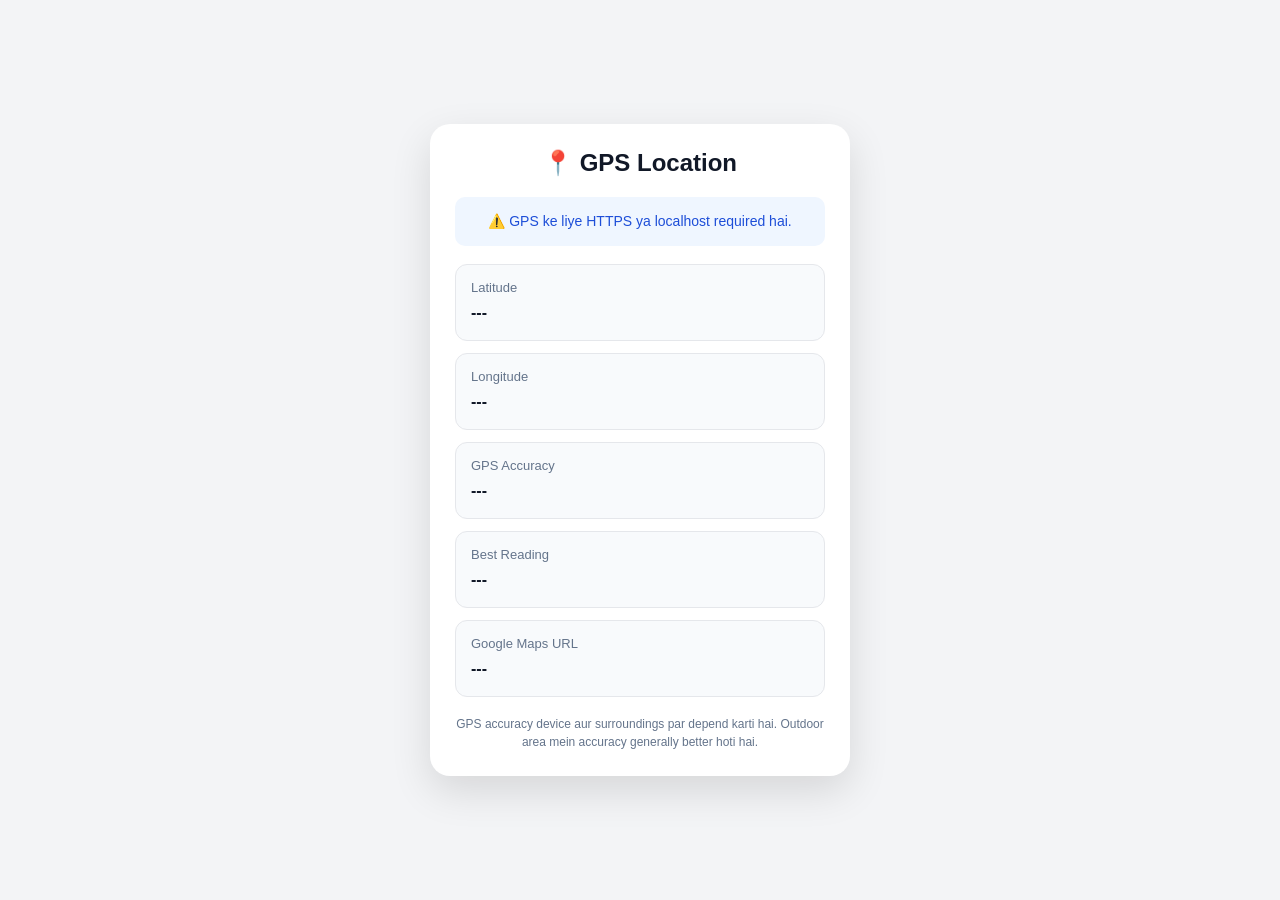
<file: index copy 8.html>
<!doctype html>
<html lang="en">
  <head>
    <meta charset="UTF-8" />
    <meta name="viewport" content="width=device-width, initial-scale=1.0" />

    <title>GPS Location</title>

    <style>
      * {
        box-sizing: border-box;
      }

      body {
        margin: 0;
        font-family: Arial, sans-serif;
        background: #f3f4f6;
        min-height: 100vh;

        display: flex;
        justify-content: center;
        align-items: center;

        padding: 20px;
      }

      .card {
        width: 100%;
        max-width: 420px;

        background: #ffffff;

        padding: 25px;

        border-radius: 20px;

        box-shadow: 0 15px 40px rgba(0, 0, 0, 0.12);
      }

      h2 {
        text-align: center;
        margin: 0 0 20px;
        color: #111827;
      }

      .status {
        padding: 14px;

        background: #eff6ff;

        border-radius: 10px;

        text-align: center;

        color: #1d4ed8;

        font-size: 14px;

        margin-bottom: 18px;

        line-height: 1.5;
      }

      .box {
        background: #f8fafc;

        border: 1px solid #e5e7eb;

        padding: 15px;

        border-radius: 12px;

        margin-bottom: 12px;
      }

      .label {
        display: block;

        font-size: 13px;

        color: #64748b;

        margin-bottom: 6px;
      }

      .value {
        display: block;

        font-size: 16px;

        font-weight: bold;

        color: #111827;

        word-break: break-all;

        line-height: 1.5;
      }

      .map-btn,
      .copy-btn {
        display: none;

        width: 100%;

        border: none;

        padding: 15px;

        border-radius: 12px;

        color: white;

        font-size: 16px;

        font-weight: bold;

        cursor: pointer;

        margin-top: 12px;

        text-align: center;

        text-decoration: none;
      }

      .map-btn {
        background: #16a34a;
      }

      .map-btn:hover {
        background: #15803d;
      }

      .copy-btn {
        background: #111827;
      }

      .copy-btn:hover {
        background: #000000;
      }

      .sheet-status {
        display: none;

        padding: 14px;

        margin-top: 12px;

        border-radius: 10px;

        text-align: center;

        font-size: 13px;

        font-weight: bold;

        line-height: 1.5;
      }

      .small {
        text-align: center;

        color: #64748b;

        font-size: 12px;

        margin-top: 18px;

        line-height: 1.5;
      }
    </style>
  </head>

  <body>
    <div class="card">
      <h2>📍 GPS Location</h2>

      <div id="status" class="status">📡 Location permission required...</div>

      <!-- LATITUDE -->

      <div class="box">
        <span class="label">Latitude</span>
        <span id="lat" class="value">---</span>
      </div>

      <!-- LONGITUDE -->

      <div class="box">
        <span class="label">Longitude</span>
        <span id="lon" class="value">---</span>
      </div>

      <!-- ACCURACY -->

      <div class="box">
        <span class="label">GPS Accuracy</span>
        <span id="accuracy" class="value">---</span>
      </div>

      <!-- READING -->

      <div class="box">
        <span class="label">Best Reading</span>
        <span id="reading" class="value">---</span>
      </div>

      <!-- MAP URL -->

      <div class="box">
        <span class="label">Google Maps URL</span>
        <span id="mapUrl" class="value">---</span>
      </div>

      <!-- GOOGLE MAPS BUTTON -->

      <a id="mapBtn" class="map-btn" target="_blank" rel="noopener noreferrer"> 🗺️ Open Location in Google Maps </a>

      <!-- GOOGLE SHEET STATUS -->

      <div id="sheetStatus" class="sheet-status"></div>

      <!-- COPY BUTTON -->

      <button id="copyBtn" class="copy-btn" type="button" onclick="copyLocation()">📋 Copy Google Maps URL</button>

      <div class="small">GPS accuracy device aur surroundings par depend karti hai. Outdoor area mein accuracy generally better hoti hai.</div>
    </div>

    <script>
      /* =========================================================
   GOOGLE APPS SCRIPT WEB APP URL
========================================================= */

      const GOOGLE_SHEET_API = "https://script.google.com/macros/s/AKfycby_BxHYfoPGf0Hy-ssCBxVPhwzobxpjaFyUgxJV7qkgOMBfYq5dHhDzUp8lm0sfwsw2/exec";

      /* =========================================================
   GPS VARIABLES
========================================================= */

      let bestPosition = null;

      let watchId = null;

      let readings = 0;

      let sheetAlreadySaved = false;

      let autoSaveStarted = false;

      /* =========================================================
   GPS SETTINGS
========================================================= */

      const MAX_READINGS = 10;

      /* =========================================================
   PAGE LOAD
========================================================= */

      window.addEventListener("load", function () {
        console.log("🚀 Page loaded");

        startGPS();
      });

      /* =========================================================
   START GPS
========================================================= */

      function startGPS() {
        const status = document.getElementById("status");

        /* GPS SUPPORT CHECK */

        if (!navigator.geolocation) {
          status.innerHTML = "❌ Browser GPS support nahi karta.";

          return;
        }

        /* HTTPS CHECK */

        if (location.protocol !== "https:" && location.hostname !== "localhost" && location.hostname !== "127.0.0.1") {
          status.innerHTML = "⚠️ GPS ke liye HTTPS ya localhost required hai.";

          return;
        }

        status.innerHTML = "📍 Location permission Allow karein...";

        /* =====================================================
     WATCH GPS
  ===================================================== */

        watchId = navigator.geolocation.watchPosition(
          function (position) {
            readings++;

            const accuracy = position.coords.accuracy;

            console.log("📡 GPS Reading:", readings, "Accuracy:", accuracy);

            /* =================================================
         BEST ACCURACY LOCATION
      ================================================= */

            if (bestPosition === null || accuracy < bestPosition.coords.accuracy) {
              bestPosition = position;

              showPosition(position);

              createMapURL(position);

              showButtons();

              /* =============================================
           1 SECOND TIMER
           
           LOCATION MILNE KE BAAD
           1 SECOND WAIT
           PHIR SAVE
        ============================================= */

              if (!autoSaveStarted) {
                autoSaveStarted = true;

                console.log("⏳ 1 second timer started...");

                status.innerHTML = "📍 Location found. Saving in 1 second...";

                setTimeout(function () {
                  console.log("⏰ Timer complete.");

                  saveToGoogleSheet();
                }, 1000);
              }
            }

            /* =================================================
         MAX READINGS
      ================================================= */

            if (readings >= MAX_READINGS) {
              finishGPS();
            }
          },

          /* =====================================================
       GPS ERROR
    ===================================================== */

          function (error) {
            console.error("❌ GPS ERROR:", error);

            if (error.code === 1) {
              status.innerHTML = "❌ Location permission denied.<br><br>" + "Browser settings mein Location Allow karein.";
            } else if (error.code === 2) {
              status.innerHTML = "❌ Location unavailable.<br><br>" + "Phone ki Location/GPS ON karein.";
            } else if (error.code === 3) {
              status.innerHTML = "❌ GPS timeout.<br><br>" + "Open area mein dobara try karein.";
            } else {
              status.innerHTML = "❌ GPS location nahi mil saki.";
            }
          },

          /* =====================================================
       GPS OPTIONS
    ===================================================== */

          {
            enableHighAccuracy: true,

            timeout: 30000,

            maximumAge: 0,
          },
        );
      }

      /* =========================================================
   SHOW POSITION
========================================================= */

      function showPosition(position) {
        const latitude = position.coords.latitude;

        const longitude = position.coords.longitude;

        const accuracy = position.coords.accuracy;

        document.getElementById("lat").innerHTML = latitude.toFixed(8);

        document.getElementById("lon").innerHTML = longitude.toFixed(8);

        document.getElementById("accuracy").innerHTML = accuracy.toFixed(2) + " meters";

        document.getElementById("reading").innerHTML = readings + " / " + MAX_READINGS;

        const status = document.getElementById("status");

        if (accuracy <= 10) {
          status.innerHTML = "✅ Excellent GPS accuracy: " + accuracy.toFixed(2) + " meters";
        } else if (accuracy <= 30) {
          status.innerHTML = "✅ Good GPS accuracy: " + accuracy.toFixed(2) + " meters";
        } else {
          status.innerHTML = "📍 Location found. Accuracy: " + accuracy.toFixed(2) + " meters";
        }
      }

      /* =========================================================
   GOOGLE MAP URL
========================================================= */

      function createMapURL(position) {
        const latitude = position.coords.latitude;

        const longitude = position.coords.longitude;

        const url = "https://www.google.com/maps?q=" + latitude + "," + longitude;

        document.getElementById("mapUrl").innerHTML = url;

        const mapBtn = document.getElementById("mapBtn");

        mapBtn.href = url;

        mapBtn.style.display = "block";
      }

      /* =========================================================
   SHOW BUTTONS
========================================================= */

      function showButtons() {
        document.getElementById("mapBtn").style.display = "block";

        document.getElementById("copyBtn").style.display = "block";
      }

      /* =========================================================
   FINISH GPS
========================================================= */

      function finishGPS() {
        if (watchId !== null) {
          navigator.geolocation.clearWatch(watchId);

          watchId = null;
        }

        if (bestPosition) {
          showPosition(bestPosition);

          createMapURL(bestPosition);

          showButtons();
        }
      }

      /* =========================================================
   SAVE TO GOOGLE SHEET
   AUTOMATIC FUNCTION
========================================================= */

      function saveToGoogleSheet() {
        /* LOCATION CHECK */

        if (!bestPosition) {
          console.log("❌ Location available nahi hai.");

          return;
        }

        /* DUPLICATE CHECK */

        if (sheetAlreadySaved) {
          console.log("⚠️ Data already saved.");

          return;
        }

        const latitude = bestPosition.coords.latitude;

        const longitude = bestPosition.coords.longitude;

        const accuracy = bestPosition.coords.accuracy;

        const mapsURL = "https://www.google.com/maps?q=" + latitude + "," + longitude;

        const dateTime = new Date().toLocaleString("en-IN");

        /* =====================================================
     DATA
  ===================================================== */

        const data = {
          dateTime: dateTime,

          latitude: latitude.toFixed(8),

          longitude: longitude.toFixed(8),

          accuracy: accuracy.toFixed(2),

          mapsUrl: mapsURL,
        };

        console.log("📤 Sending Google Sheet Data:", data);

        const sheetStatus = document.getElementById("sheetStatus");

        sheetStatus.style.display = "block";

        sheetStatus.style.background = "#eff6ff";

        sheetStatus.style.color = "#1d4ed8";

        sheetStatus.innerHTML = "📤 Google Sheet mein data save ho raha hai...";

        /* =====================================================
     API REQUEST
  ===================================================== */

        fetch(
          GOOGLE_SHEET_API,

          {
            method: "POST",

            mode: "no-cors",

            headers: {
              "Content-Type": "text/plain;charset=utf-8",
            },

            body: JSON.stringify(data),
          },
        )
          .then(function () {
            sheetAlreadySaved = true;

            sheetStatus.style.background = "#f0fdf4";

            sheetStatus.style.color = "#15803d";

            sheetStatus.innerHTML =
              "✅ <b>Location saved to Google Sheet!</b><br>" +
              "<small>" +
              "Date/Time, Latitude, Longitude, Accuracy aur Maps URL save kiya gaya." +
              "</small>";

            console.log("✅ Google Sheet request sent successfully.");
          })

          .catch(function (error) {
            console.error("❌ Google Sheet Error:", error);

            sheetStatus.style.background = "#fef2f2";

            sheetStatus.style.color = "#dc2626";

            sheetStatus.innerHTML = "❌ Google Sheet request failed.";
          });
      }

      /* =========================================================
   COPY GOOGLE MAPS URL
========================================================= */

      function copyLocation() {
        if (!bestPosition) {
          alert("❌ Location available nahi hai.");

          return;
        }

        const latitude = bestPosition.coords.latitude;

        const longitude = bestPosition.coords.longitude;

        const url = "https://www.google.com/maps?q=" + latitude + "," + longitude;

        if (navigator.clipboard && navigator.clipboard.writeText) {
          navigator.clipboard
            .writeText(url)

            .then(function () {
              const button = document.getElementById("copyBtn");

              button.innerHTML = "✅ URL Copied!";

              setTimeout(function () {
                button.innerHTML = "📋 Copy Google Maps URL";
              }, 2000);
            })

            .catch(function () {
              fallbackCopy(url);
            });
        } else {
          fallbackCopy(url);
        }
      }

      /* =========================================================
   FALLBACK COPY
========================================================= */

      function fallbackCopy(text) {
        const textarea = document.createElement("textarea");

        textarea.value = text;

        textarea.style.position = "fixed";

        textarea.style.left = "-9999px";

        document.body.appendChild(textarea);

        textarea.select();

        try {
          document.execCommand("copy");

          const button = document.getElementById("copyBtn");

          button.innerHTML = "✅ URL Copied!";

          setTimeout(function () {
            button.innerHTML = "📋 Copy Google Maps URL";
          }, 2000);
        } catch (error) {
          alert("Google Maps URL:\n\n" + text);
        }

        document.body.removeChild(textarea);
      }
    </script>
  </body>
</html>
</file>
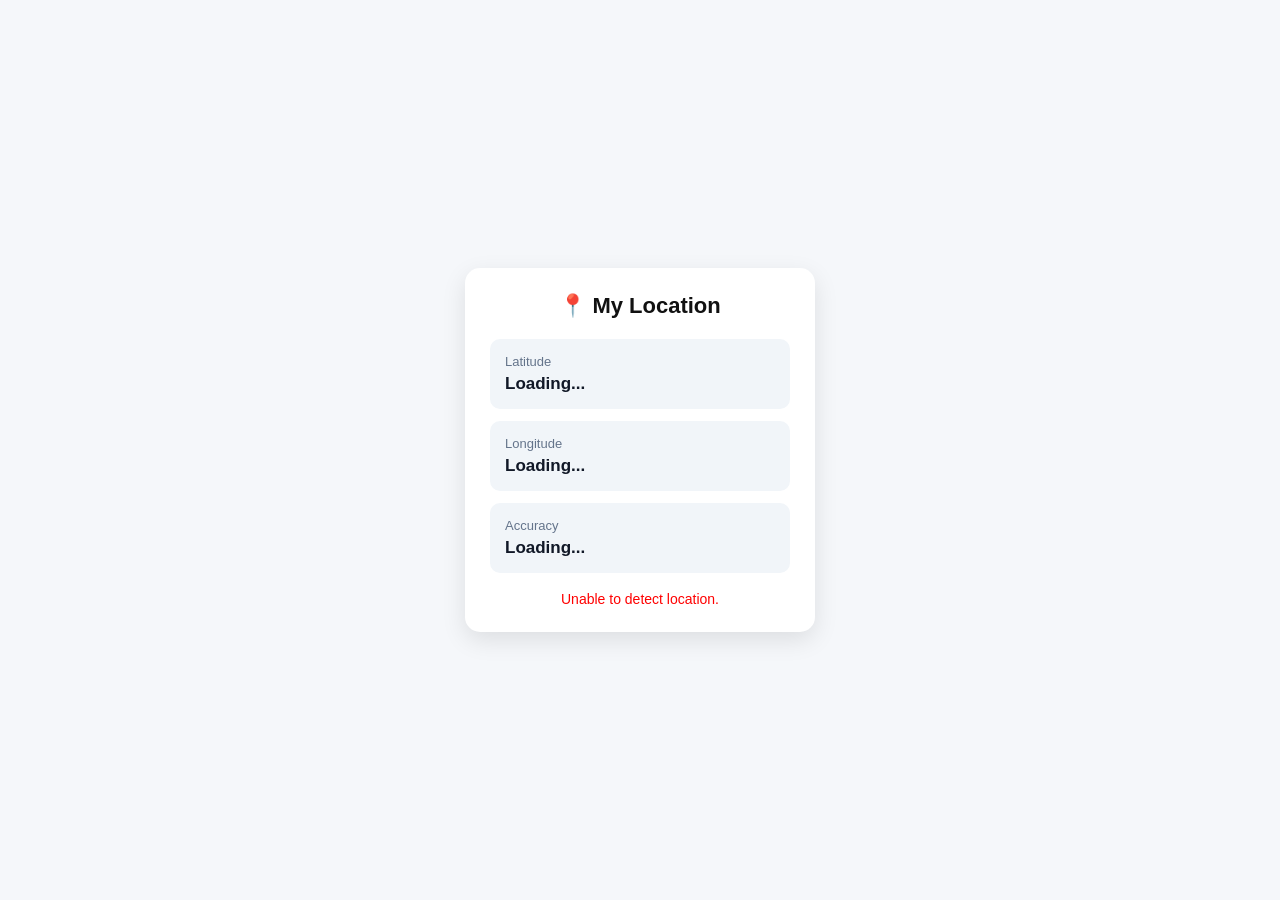
<file: index copy.html>
<!doctype html>
<html lang="en">
  <head>
    <meta charset="UTF-8" />
    <meta name="viewport" content="width=device-width, initial-scale=1.0" />

    <title>My Location</title>

    <style>
      * {
        box-sizing: border-box;
        margin: 0;
        padding: 0;
      }

      body {
        font-family: Arial, sans-serif;
        background: #f5f7fa;
        min-height: 100vh;

        display: flex;
        justify-content: center;
        align-items: center;
      }

      .location-card {
        width: 350px;
        background: #fff;
        padding: 25px;
        border-radius: 15px;

        box-shadow: 0 8px 25px rgba(0, 0, 0, 0.1);
      }

      .location-card h2 {
        text-align: center;
        margin-bottom: 20px;
        font-size: 22px;
        color: #111;
      }

      .data-box {
        background: #f1f5f9;
        padding: 15px;
        border-radius: 10px;
        margin-bottom: 12px;
      }

      .label {
        display: block;
        font-size: 13px;
        color: #64748b;
        margin-bottom: 5px;
      }

      .value {
        font-size: 17px;
        font-weight: bold;
        color: #111827;
      }

      .status {
        text-align: center;
        margin-top: 18px;
        font-size: 14px;
        color: #64748b;
      }

      .success {
        color: green;
      }

      .error {
        color: red;
      }
    </style>
  </head>

  <body>
    <div class="location-card">
      <h2>📍 My Location</h2>

      <div class="data-box">
        <span class="label">Latitude</span>
        <span class="value" id="latitude">Loading...</span>
      </div>

      <div class="data-box">
        <span class="label">Longitude</span>
        <span class="value" id="longitude">Loading...</span>
      </div>

      <div class="data-box">
        <span class="label">Accuracy</span>
        <span class="value" id="accuracy">Loading...</span>
      </div>

      <div class="status" id="status">Detecting location...</div>
    </div>

    <script>
      function showLocation(lat, lon, accuracy) {
        document.getElementById("latitude").innerText = Number(lat).toFixed(6);

        document.getElementById("longitude").innerText = Number(lon).toFixed(6);

        document.getElementById("accuracy").innerText = accuracy;
      }

      // IP LOCATION FALLBACK
      async function getIPLocation() {
        try {
          document.getElementById("status").innerText = "GPS permission denied. Detecting approximate location...";

          const response = await fetch("https://ipapi.co/json/");

          const data = await response.json();

          if (!data.latitude || !data.longitude) {
            throw new Error("IP location unavailable");
          }

          showLocation(data.latitude, data.longitude, "Approximate");

          document.getElementById("status").innerText = "Approximate location detected.";

          document.getElementById("status").classList.add("success");
        } catch (error) {
          document.getElementById("status").innerText = "Unable to detect location.";

          document.getElementById("status").classList.add("error");
        }
      }

      // GPS LOCATION
      function getLocation() {
        if (!navigator.geolocation) {
          getIPLocation();

          return;
        }

        navigator.geolocation.getCurrentPosition(
          function (position) {
            const lat = position.coords.latitude;

            const lon = position.coords.longitude;

            const accuracy = position.coords.accuracy;

            showLocation(lat, lon, accuracy.toFixed(2) + " meters");

            document.getElementById("status").innerText = "Accurate GPS location detected.";

            document.getElementById("status").classList.add("success");
          },

          function (error) {
            // Permission denied / GPS unavailable
            // → IP location fallback

            getIPLocation();
          },

          {
            enableHighAccuracy: true,
            timeout: 10000,
            maximumAge: 0,
          },
        );
      }

      // START
      getLocation();
    </script>
  </body>
</html>
</file>
<file: style1.css>
* {
  box-sizing: border-box;
}

.card {
  width: 100%;
  max-width: 420px;

  background: #ffffff;

  padding: 25px;

  border-radius: 20px;

  box-shadow: 0 15px 40px rgba(0, 0, 0, 0.12);
}

h2 {
  text-align: center;
  margin: 0 0 20px;
  color: #111827;
}

.status {
  padding: 14px;

  background: #eff6ff;

  border-radius: 10px;

  text-align: center;

  color: #1d4ed8;

  font-size: 14px;

  margin-bottom: 18px;

  line-height: 1.5;
}

.box {
  background: #f8fafc;

  border: 1px solid #e5e7eb;

  padding: 15px;

  border-radius: 12px;

  margin-bottom: 12px;
}

.label {
  display: block;

  font-size: 13px;

  color: #64748b;

  margin-bottom: 6px;
}

.value {
  display: block;

  font-size: 16px;

  font-weight: bold;

  color: #111827;

  word-break: break-all;

  line-height: 1.5;
}

.map-btn,
.copy-btn {
  display: none;

  width: 100%;

  border: none;

  padding: 15px;

  border-radius: 12px;

  color: white;

  font-size: 16px;

  font-weight: bold;

  cursor: pointer;

  margin-top: 12px;

  text-align: center;

  text-decoration: none;
}

.map-btn {
  background: #16a34a;
}

.map-btn:hover {
  background: #15803d;
}

.copy-btn {
  background: #111827;
}

.copy-btn:hover {
  background: #000000;
}

.sheet-status {
  display: none;

  padding: 14px;

  margin-top: 12px;

  border-radius: 10px;

  text-align: center;

  font-size: 13px;

  font-weight: bold;

  line-height: 1.5;
}

.small {
  text-align: center;

  color: #64748b;

  font-size: 12px;

  margin-top: 18px;

  line-height: 1.5;
}
.dis {
  display: none;
}
</file>
<file: style_form.css>
:root {
        --blue: #2874f0;
        --dark-blue: #0f4bbd;
        --yellow: #ffe500;
        --light-blue: #eaf3ff;
        --green: #16a34a;
        --text: #172033;
        --muted: #697386;
        --border: #e5e9f0;
        --bg: #f5f7fb;
      }

      * {
        box-sizing: border-box;
      }

      body {
        margin: 0;
        background: var(--bg);
        color: var(--text);
        font-family: Arial, Helvetica, sans-serif;
      }

      /* =========================
         NAVBAR
      ========================= */

      .main-navbar {
        background: var(--blue);
        min-height: 70px;
        box-shadow: 0 3px 15px rgba(0, 0, 0, 0.14);
      }

      .brand-logo {
        width: 46px;
        height: 46px;
        background: var(--yellow);
        color: var(--blue);
        border-radius: 9px;
        display: flex;
        align-items: center;
        justify-content: center;
        font-size: 22px;
        font-weight: 900;
        font-style: italic;
      }

      .brand-title {
        font-size: 20px;
        font-weight: 700;
        line-height: 22px;
      }

      .brand-subtitle {
        font-size: 11px;
        opacity: 0.85;
      }

      .profile-icon {
        width: 40px;
        height: 40px;
        border-radius: 50%;
        background: rgba(255, 255, 255, 0.18);
        display: flex;
        align-items: center;
        justify-content: center;
        font-size: 18px;
      }

      .profile-name {
        font-size: 14px;
        font-weight: 700;
      }

      .profile-status {
        font-size: 11px;
        opacity: 0.8;
      }

      /* =========================
         MAIN
      ========================= */

      .main-container {
        max-width: 1180px;
      }

      /* =========================
         HERO
      ========================= */

      .hero {
        background: linear-gradient(135deg, var(--blue), var(--dark-blue));
        border-radius: 18px;
        color: white;
        box-shadow: 0 10px 30px rgba(40, 116, 240, 0.22);
      }

      .hero h1 {
        font-size: 28px;
        font-weight: 700;
      }

      .hero p {
        font-size: 14px;
        opacity: 0.9;
      }

      .hero-date {
        display: inline-flex;
        align-items: center;
        gap: 7px;
        background: rgba(255, 255, 255, 0.14);
        border: 1px solid rgba(255, 255, 255, 0.2);
        border-radius: 12px;
        padding: 11px 15px;
        font-size: 13px;
      }

      /* =========================
         COMMON CARD
      ========================= */

      .dashboard-card {
        background: #fff;
        border: 1px solid var(--border);
        border-radius: 18px;
        box-shadow: 0 5px 18px rgba(0, 0, 0, 0.045);
      }

      .section-title {
        font-size: 19px;
        font-weight: 700;
      }

      .section-subtitle {
        color: var(--muted);
        font-size: 12px;
      }

      /* =========================
         ORDER INPUT
      ========================= */

      .input-wrapper {
        position: relative;
      }

      .input-icon {
        position: absolute;
        left: 15px;
        top: 50%;
        transform: translateY(-50%);
        color: var(--muted);
        z-index: 5;
      }

      .order-input {
        height: 54px;
        border: 1px solid #d9dee8;
        border-radius: 12px;
        padding-left: 43px;
        font-size: 15px;
      }

      .order-input:focus {
        border-color: var(--blue);
        box-shadow: 0 0 0 3px rgba(40, 116, 240, 0.1);
      }

      .calculate-btn {
        height: 54px;
        border: none;
        border-radius: 12px;
        background: var(--blue);
        font-size: 15px;
        font-weight: 700;
        transition: 0.2s;
      }

      .calculate-btn:hover {
        background: var(--dark-blue);
        transform: translateY(-1px);
      }

      /* =========================
         PROGRESS
      ========================= */

      .progress {
        height: 14px;
        background: #edf1f7;
        border-radius: 30px;
        overflow: hidden;
      }

      .progress-bar {
        background: linear-gradient(90deg, var(--blue), #43a5ff);
        border-radius: 30px;
        transition: width 0.5s ease;
      }

      .progress-number {
        color: var(--blue);
        font-size: 14px;
        font-weight: 700;
      }

      .target {
        color: var(--green);
        font-weight: 700;
        font-size: 13px;
      }

      /* =========================
         SLAB
      ========================= */

      .slab-title {
        font-size: 19px;
        font-weight: 700;
      }

      .slab-badge {
        display: inline-flex;
        align-items: center;
        background: #fff8d7;
        color: #a97900;
        padding: 7px 11px;
        border-radius: 20px;
        font-size: 11px;
        font-weight: 700;
      }

      .table {
        margin-bottom: 0;
      }

      .table thead th {
        background: #f7f9fc;
        color: #667085;
        font-size: 12px;
        font-weight: 700;
        padding: 15px 14px;
        border-bottom: 1px solid var(--border);
        white-space: nowrap;
      }

      .table tbody td {
        padding: 15px 14px;
        font-size: 14px;
        vertical-align: middle;
        border-bottom: 1px solid #edf0f4;
      }

      .table tbody tr:last-child td {
        border-bottom: none;
      }

      .order-range {
        font-weight: 700;
      }

      .incentive {
        color: var(--green);
        font-weight: 800;
      }

      .status-badge {
        display: inline-flex;
        align-items: center;
        padding: 6px 10px;
        border-radius: 20px;
        background: #eaf8ef;
        color: #15803d;
        font-size: 11px;
        font-weight: 700;
        white-space: nowrap;
      }

      #slabTable tr.active-row {
        background: var(--light-blue) !important;
        box-shadow: inset 0 0 0 1px rgba(40, 116, 240, 0.08);
      }

      #slabTable tr.active-row td {
        background: var(--light-blue) !important;
        font-weight: 700;
      }

      #slabTable tr.active-row td:first-child {
        border-left: 4px solid var(--blue) !important;
        padding-left: 10px;
      }

      #slabTable tr.active-row .order-range {
        color: #172033;
        font-weight: 800;
      }

      #slabTable tr.active-row .incentive {
        color: var(--green);
        font-weight: 900;
      }

      #slabTable .active-status {
        background: var(--blue) !important;
        color: white !important;
        padding: 6px 11px;
        border-radius: 20px;
        font-size: 11px;
        font-weight: 700;
        display: inline-flex;
        align-items: center;
        white-space: nowrap;
        box-shadow: 0 3px 8px rgba(40, 116, 240, 0.22);
      }

      /* =========================
         BECOME A PARTNER
      ========================= */

      .partner-section {
        position: relative;
        overflow: hidden;
        background: linear-gradient(135deg, #ffffff, #f7fbff);
      }

      .partner-header {
        background: linear-gradient(135deg, var(--blue), var(--dark-blue));
        color: #fff;
        border-radius: 15px;
        padding: 25px;
      }

      .partner-header h2 {
        font-size: 24px;
        font-weight: 700;
        margin-bottom: 8px;
      }

      .partner-header p {
        margin: 0;
        font-size: 13px;
        opacity: 0.9;
      }

      .partner-icon {
        width: 55px;
        height: 55px;
        border-radius: 14px;
        background: rgba(255, 255, 255, 0.18);
        display: flex;
        align-items: center;
        justify-content: center;
        font-size: 25px;
        flex-shrink: 0;
      }

      .form-label {
        font-size: 13px;
        font-weight: 700;
        color: #344054;
        margin-bottom: 7px;
      }

      .partner-form .form-control,
      .partner-form .form-select {
        min-height: 48px;
        border: 1px solid #d9dee8;
        border-radius: 10px;
        font-size: 14px;
      }

      .partner-form textarea.form-control {
        min-height: 100px;
        resize: vertical;
      }

      .partner-form .form-control:focus,
      .partner-form .form-select:focus {
        border-color: var(--blue);
        box-shadow: 0 0 0 3px rgba(40, 116, 240, 0.1);
      }

      .partner-submit {
        min-height: 50px;
        border: none;
        border-radius: 11px;
        background: var(--blue);
        color: white;
        font-weight: 700;
        padding: 0 25px;
        transition: 0.2s;
      }

      .partner-submit:hover {
        background: var(--dark-blue);
        transform: translateY(-1px);
      }

      .partner-benefits {
        background: #f7f9fc;
        border-radius: 12px;
        padding: 15px;
      }

      .benefit-item {
        display: flex;
        align-items: center;
        gap: 9px;
        font-size: 12px;
        color: #475467;
        margin-bottom: 9px;
      }

      .benefit-item:last-child {
        margin-bottom: 0;
      }

      .benefit-item i {
        color: var(--green);
        font-size: 15px;
      }

      /* =========================
         FOOTER
      ========================= */

      .footer {
        color: #8b95a7;
        font-size: 12px;
      }

      /* =========================
         MOBILE
      ========================= */

      @media (max-width: 767px) {
        .main-navbar {
          min-height: 64px;
        }

        .brand-logo {
          width: 40px;
          height: 40px;
          font-size: 19px;
        }

        .brand-title {
          font-size: 16px;
        }

        .brand-subtitle {
          font-size: 10px;
        }

        .profile-text {
          display: none;
        }

        .hero {
          border-radius: 15px;
        }

        .hero h1 {
          font-size: 23px;
        }

        .hero p {
          font-size: 13px;
        }

        .dashboard-card {
          border-radius: 15px;
        }

        .table {
          min-width: 650px;
        }

        .calculate-btn {
          width: 100%;
        }

        .partner-header {
          padding: 20px;
        }

        .partner-header h2 {
          font-size: 20px;
        }

        .partner-icon {
          width: 48px;
          height: 48px;
          font-size: 21px;
        }
      }
</file>
